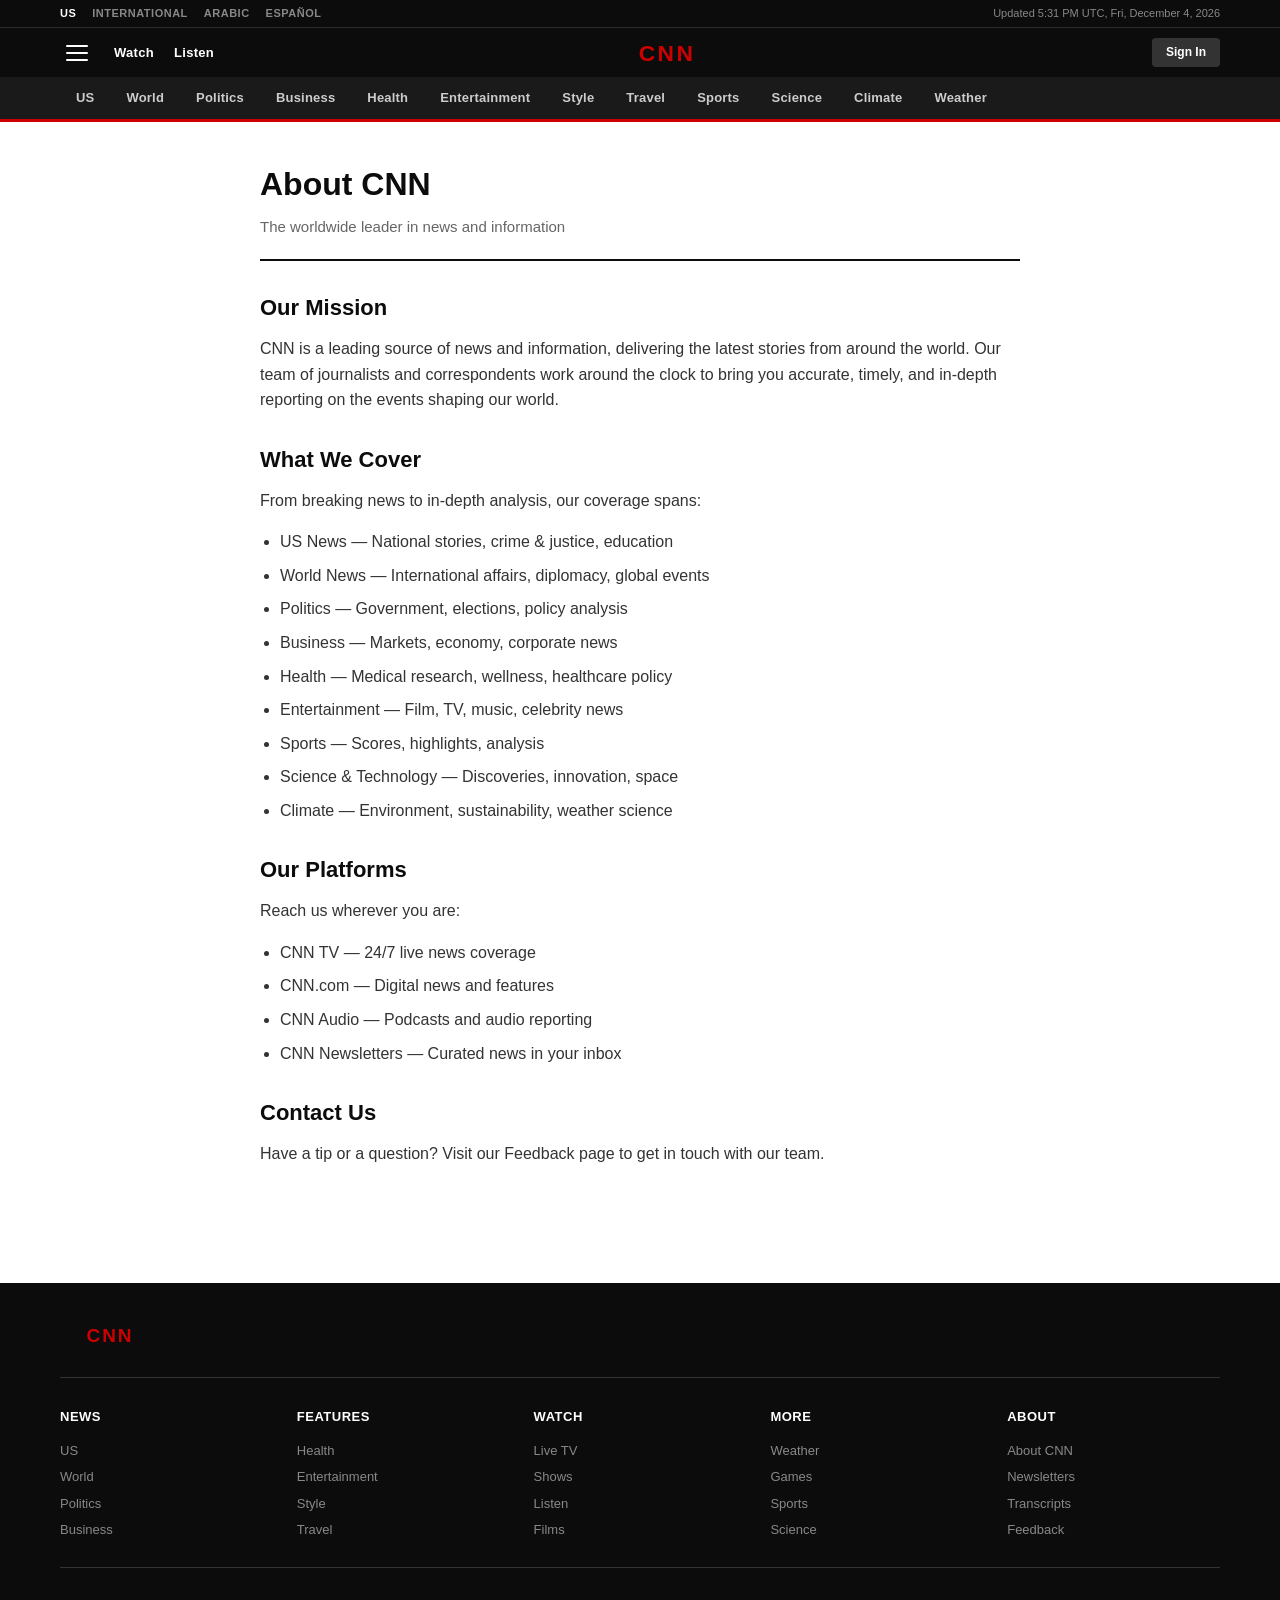
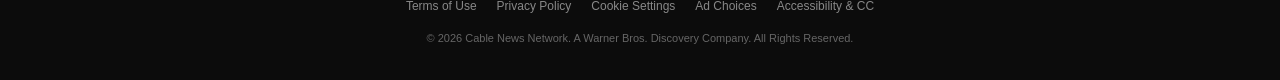
<file: about.html>
<!DOCTYPE html>
<html lang="en">
<head>
  <meta charset="UTF-8">
  <meta name="viewport" content="width=device-width, initial-scale=1.0">
  <title>About CNN</title>
  <link rel="stylesheet" href="styles.css">
  <link rel="stylesheet" href="pages.css">
</head>
<body>
  <div class="top-bar"><div class="top-bar-inner"><div class="edition-links"><a href="index.html" class="active">US</a><a href="section.html?cat=international">International</a><a href="section.html?cat=arabic">Arabic</a><a href="section.html?cat=espanol">Español</a></div><div class="top-bar-right"><span class="timestamp" id="liveTimestamp"></span></div></div></div>
  <header class="main-header"><div class="header-inner"><button class="hamburger-btn" id="menuToggle" aria-label="Open menu"><span></span><span></span><span></span></button><div class="header-left"><a href="section.html?cat=watch" class="header-link">Watch</a><a href="section.html?cat=listen" class="header-link">Listen</a></div><a href="index.html" class="logo"><svg viewBox="0 0 200 40" width="120" height="28"><text x="50%" y="50%" dominant-baseline="central" text-anchor="middle" fill="#CC0000" font-family="'CNN', Helvetica, Arial, sans-serif" font-weight="900" font-size="38" letter-spacing="4">CNN</text></svg></a><div class="header-right"><a href="signin.html" class="sign-in-btn">Sign In</a></div></div></header>
  <nav class="main-nav" id="mainNav"><div class="nav-inner"><ul class="nav-links"><li><a href="section.html?cat=us" class="nav-link">US</a></li><li><a href="section.html?cat=world" class="nav-link">World</a></li><li><a href="section.html?cat=politics" class="nav-link">Politics</a></li><li><a href="section.html?cat=business" class="nav-link">Business</a></li><li><a href="section.html?cat=health" class="nav-link">Health</a></li><li><a href="section.html?cat=entertainment" class="nav-link">Entertainment</a></li><li><a href="section.html?cat=style" class="nav-link">Style</a></li><li><a href="section.html?cat=travel" class="nav-link">Travel</a></li><li><a href="section.html?cat=sports" class="nav-link">Sports</a></li><li><a href="section.html?cat=science" class="nav-link">Science</a></li><li><a href="section.html?cat=climate" class="nav-link">Climate</a></li><li><a href="section.html?cat=weather" class="nav-link">Weather</a></li></ul></div></nav>

  <main class="main-content">
    <div class="utility-page">
      <h1>About CNN</h1>
      <p class="page-subtitle">The worldwide leader in news and information</p>
      
      <h2>Our Mission</h2>
      <p>CNN is a leading source of news and information, delivering the latest stories from around the world. Our team of journalists and correspondents work around the clock to bring you accurate, timely, and in-depth reporting on the events shaping our world.</p>
      
      <h2>What We Cover</h2>
      <p>From breaking news to in-depth analysis, our coverage spans:</p>
      <ul>
        <li><a href="section.html?cat=us">US News</a> — National stories, crime & justice, education</li>
        <li><a href="section.html?cat=world">World News</a> — International affairs, diplomacy, global events</li>
        <li><a href="section.html?cat=politics">Politics</a> — Government, elections, policy analysis</li>
        <li><a href="section.html?cat=business">Business</a> — Markets, economy, corporate news</li>
        <li><a href="section.html?cat=health">Health</a> — Medical research, wellness, healthcare policy</li>
        <li><a href="section.html?cat=entertainment">Entertainment</a> — Film, TV, music, celebrity news</li>
        <li><a href="section.html?cat=sports">Sports</a> — Scores, highlights, analysis</li>
        <li><a href="section.html?cat=science">Science & Technology</a> — Discoveries, innovation, space</li>
        <li><a href="section.html?cat=climate">Climate</a> — Environment, sustainability, weather science</li>
      </ul>

      <h2>Our Platforms</h2>
      <p>Reach us wherever you are:</p>
      <ul>
        <li><a href="section.html?cat=watch">CNN TV</a> — 24/7 live news coverage</li>
        <li><a href="index.html">CNN.com</a> — Digital news and features</li>
        <li><a href="section.html?cat=listen">CNN Audio</a> — Podcasts and audio reporting</li>
        <li><a href="newsletters.html">CNN Newsletters</a> — Curated news in your inbox</li>
      </ul>

      <h2>Contact Us</h2>
      <p>Have a tip or a question? Visit our <a href="feedback.html">Feedback page</a> to get in touch with our team.</p>
    </div>
  </main>

  <footer class="main-footer"><div class="footer-inner"><div class="footer-logo"><a href="index.html"><svg viewBox="0 0 200 40" width="100" height="24"><text x="50%" y="50%" dominant-baseline="central" text-anchor="middle" fill="#CC0000" font-family="'CNN', Helvetica, Arial, sans-serif" font-weight="900" font-size="38" letter-spacing="4">CNN</text></svg></a></div><div class="footer-nav"><div class="footer-col"><h4>News</h4><a href="section.html?cat=us">US</a><a href="section.html?cat=world">World</a><a href="section.html?cat=politics">Politics</a><a href="section.html?cat=business">Business</a></div><div class="footer-col"><h4>Features</h4><a href="section.html?cat=health">Health</a><a href="section.html?cat=entertainment">Entertainment</a><a href="section.html?cat=style">Style</a><a href="section.html?cat=travel">Travel</a></div><div class="footer-col"><h4>Watch</h4><a href="section.html?cat=watch">Live TV</a><a href="section.html?cat=watch">Shows</a><a href="section.html?cat=listen">Listen</a><a href="section.html?cat=watch">Films</a></div><div class="footer-col"><h4>More</h4><a href="section.html?cat=weather">Weather</a><a href="section.html?cat=games">Games</a><a href="section.html?cat=sports">Sports</a><a href="section.html?cat=science">Science</a></div><div class="footer-col"><h4>About</h4><a href="about.html">About CNN</a><a href="newsletters.html">Newsletters</a><a href="about.html">Transcripts</a><a href="feedback.html">Feedback</a></div></div><div class="footer-bottom"><div class="footer-legal"><a href="terms.html">Terms of Use</a><a href="privacy.html">Privacy Policy</a><a href="privacy.html">Cookie Settings</a><a href="privacy.html">Ad Choices</a><a href="accessibility.html">Accessibility & CC</a></div><p class="footer-copyright">© 2026 Cable News Network. A Warner Bros. Discovery Company. All Rights Reserved.</p></div></div></footer>
  <script>const now=new Date();document.getElementById('liveTimestamp').textContent='Updated '+now.toLocaleTimeString('en-US',{hour:'numeric',minute:'2-digit',timeZoneName:'short'})+', '+now.toLocaleDateString('en-US',{weekday:'short',month:'long',day:'numeric',year:'numeric'});</script>
</body>
</html>
</file>
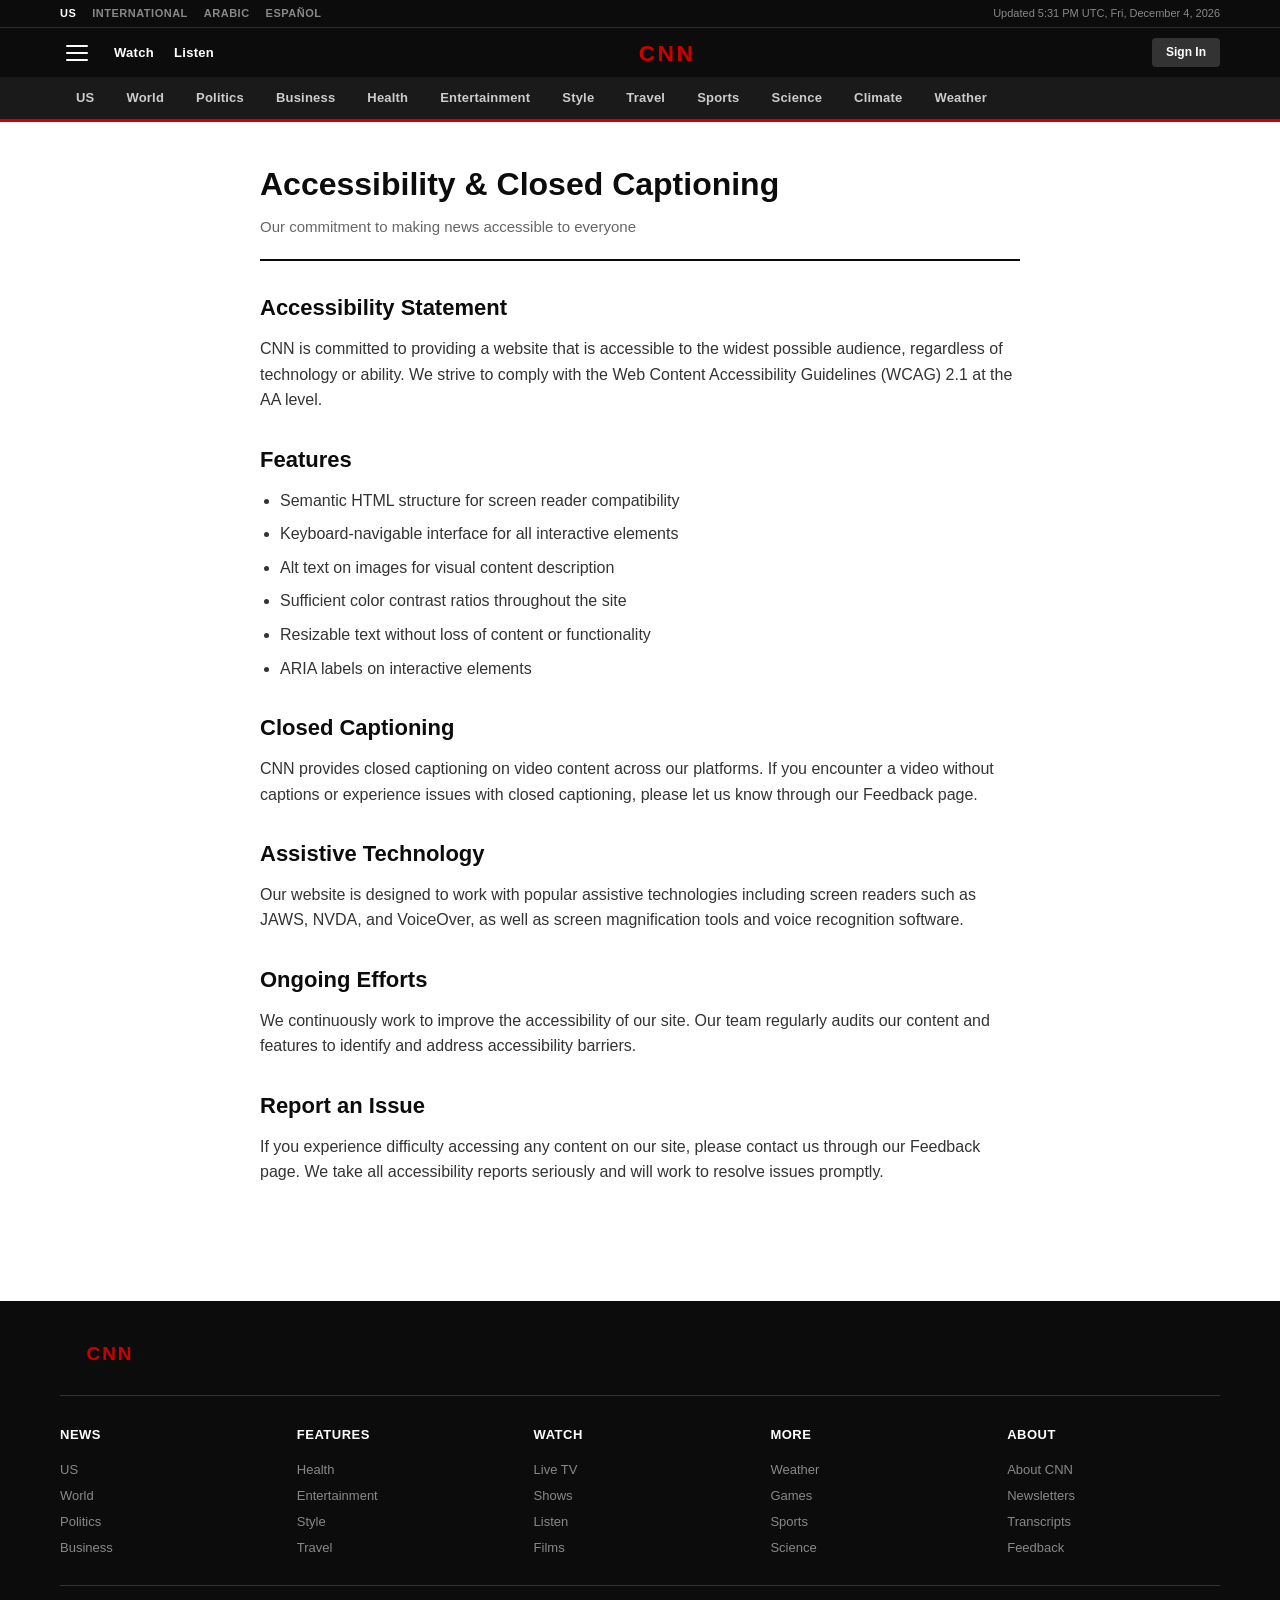
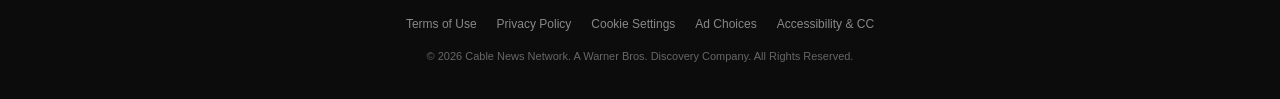
<file: accessibility.html>
<!DOCTYPE html>
<html lang="en">
<head>
  <meta charset="UTF-8">
  <meta name="viewport" content="width=device-width, initial-scale=1.0">
  <title>Accessibility - CNN</title>
  <link rel="stylesheet" href="styles.css">
  <link rel="stylesheet" href="pages.css">
</head>
<body>
  <div class="top-bar"><div class="top-bar-inner"><div class="edition-links"><a href="index.html" class="active">US</a><a href="section.html?cat=international">International</a><a href="section.html?cat=arabic">Arabic</a><a href="section.html?cat=espanol">Español</a></div><div class="top-bar-right"><span class="timestamp" id="liveTimestamp"></span></div></div></div>
  <header class="main-header"><div class="header-inner"><button class="hamburger-btn" id="menuToggle"><span></span><span></span><span></span></button><div class="header-left"><a href="section.html?cat=watch" class="header-link">Watch</a><a href="section.html?cat=listen" class="header-link">Listen</a></div><a href="index.html" class="logo"><svg viewBox="0 0 200 40" width="120" height="28"><text x="50%" y="50%" dominant-baseline="central" text-anchor="middle" fill="#CC0000" font-family="'CNN', Helvetica, Arial, sans-serif" font-weight="900" font-size="38" letter-spacing="4">CNN</text></svg></a><div class="header-right"><a href="signin.html" class="sign-in-btn">Sign In</a></div></div></header>
  <nav class="main-nav" id="mainNav"><div class="nav-inner"><ul class="nav-links"><li><a href="section.html?cat=us" class="nav-link">US</a></li><li><a href="section.html?cat=world" class="nav-link">World</a></li><li><a href="section.html?cat=politics" class="nav-link">Politics</a></li><li><a href="section.html?cat=business" class="nav-link">Business</a></li><li><a href="section.html?cat=health" class="nav-link">Health</a></li><li><a href="section.html?cat=entertainment" class="nav-link">Entertainment</a></li><li><a href="section.html?cat=style" class="nav-link">Style</a></li><li><a href="section.html?cat=travel" class="nav-link">Travel</a></li><li><a href="section.html?cat=sports" class="nav-link">Sports</a></li><li><a href="section.html?cat=science" class="nav-link">Science</a></li><li><a href="section.html?cat=climate" class="nav-link">Climate</a></li><li><a href="section.html?cat=weather" class="nav-link">Weather</a></li></ul></div></nav>
  <main class="main-content">
    <div class="utility-page">
      <h1>Accessibility & Closed Captioning</h1>
      <p class="page-subtitle">Our commitment to making news accessible to everyone</p>
      <h2>Accessibility Statement</h2>
      <p>CNN is committed to providing a website that is accessible to the widest possible audience, regardless of technology or ability. We strive to comply with the Web Content Accessibility Guidelines (WCAG) 2.1 at the AA level.</p>
      <h2>Features</h2>
      <ul>
        <li>Semantic HTML structure for screen reader compatibility</li>
        <li>Keyboard-navigable interface for all interactive elements</li>
        <li>Alt text on images for visual content description</li>
        <li>Sufficient color contrast ratios throughout the site</li>
        <li>Resizable text without loss of content or functionality</li>
        <li>ARIA labels on interactive elements</li>
      </ul>
      <h2>Closed Captioning</h2>
      <p>CNN provides closed captioning on video content across our platforms. If you encounter a video without captions or experience issues with closed captioning, please let us know through our <a href="feedback.html">Feedback page</a>.</p>
      <h2>Assistive Technology</h2>
      <p>Our website is designed to work with popular assistive technologies including screen readers such as JAWS, NVDA, and VoiceOver, as well as screen magnification tools and voice recognition software.</p>
      <h2>Ongoing Efforts</h2>
      <p>We continuously work to improve the accessibility of our site. Our team regularly audits our content and features to identify and address accessibility barriers.</p>
      <h2>Report an Issue</h2>
      <p>If you experience difficulty accessing any content on our site, please contact us through our <a href="feedback.html">Feedback page</a>. We take all accessibility reports seriously and will work to resolve issues promptly.</p>
    </div>
  </main>
  <footer class="main-footer"><div class="footer-inner"><div class="footer-logo"><a href="index.html"><svg viewBox="0 0 200 40" width="100" height="24"><text x="50%" y="50%" dominant-baseline="central" text-anchor="middle" fill="#CC0000" font-family="'CNN', Helvetica, Arial, sans-serif" font-weight="900" font-size="38" letter-spacing="4">CNN</text></svg></a></div><div class="footer-nav"><div class="footer-col"><h4>News</h4><a href="section.html?cat=us">US</a><a href="section.html?cat=world">World</a><a href="section.html?cat=politics">Politics</a><a href="section.html?cat=business">Business</a></div><div class="footer-col"><h4>Features</h4><a href="section.html?cat=health">Health</a><a href="section.html?cat=entertainment">Entertainment</a><a href="section.html?cat=style">Style</a><a href="section.html?cat=travel">Travel</a></div><div class="footer-col"><h4>Watch</h4><a href="section.html?cat=watch">Live TV</a><a href="section.html?cat=watch">Shows</a><a href="section.html?cat=listen">Listen</a><a href="section.html?cat=watch">Films</a></div><div class="footer-col"><h4>More</h4><a href="section.html?cat=weather">Weather</a><a href="section.html?cat=games">Games</a><a href="section.html?cat=sports">Sports</a><a href="section.html?cat=science">Science</a></div><div class="footer-col"><h4>About</h4><a href="about.html">About CNN</a><a href="newsletters.html">Newsletters</a><a href="about.html">Transcripts</a><a href="feedback.html">Feedback</a></div></div><div class="footer-bottom"><div class="footer-legal"><a href="terms.html">Terms of Use</a><a href="privacy.html">Privacy Policy</a><a href="privacy.html">Cookie Settings</a><a href="privacy.html">Ad Choices</a><a href="accessibility.html">Accessibility & CC</a></div><p class="footer-copyright">© 2026 Cable News Network. A Warner Bros. Discovery Company. All Rights Reserved.</p></div></div></footer>
  <script>const now=new Date();document.getElementById('liveTimestamp').textContent='Updated '+now.toLocaleTimeString('en-US',{hour:'numeric',minute:'2-digit',timeZoneName:'short'})+', '+now.toLocaleDateString('en-US',{weekday:'short',month:'long',day:'numeric',year:'numeric'});</script>
</body>
</html>
</file>
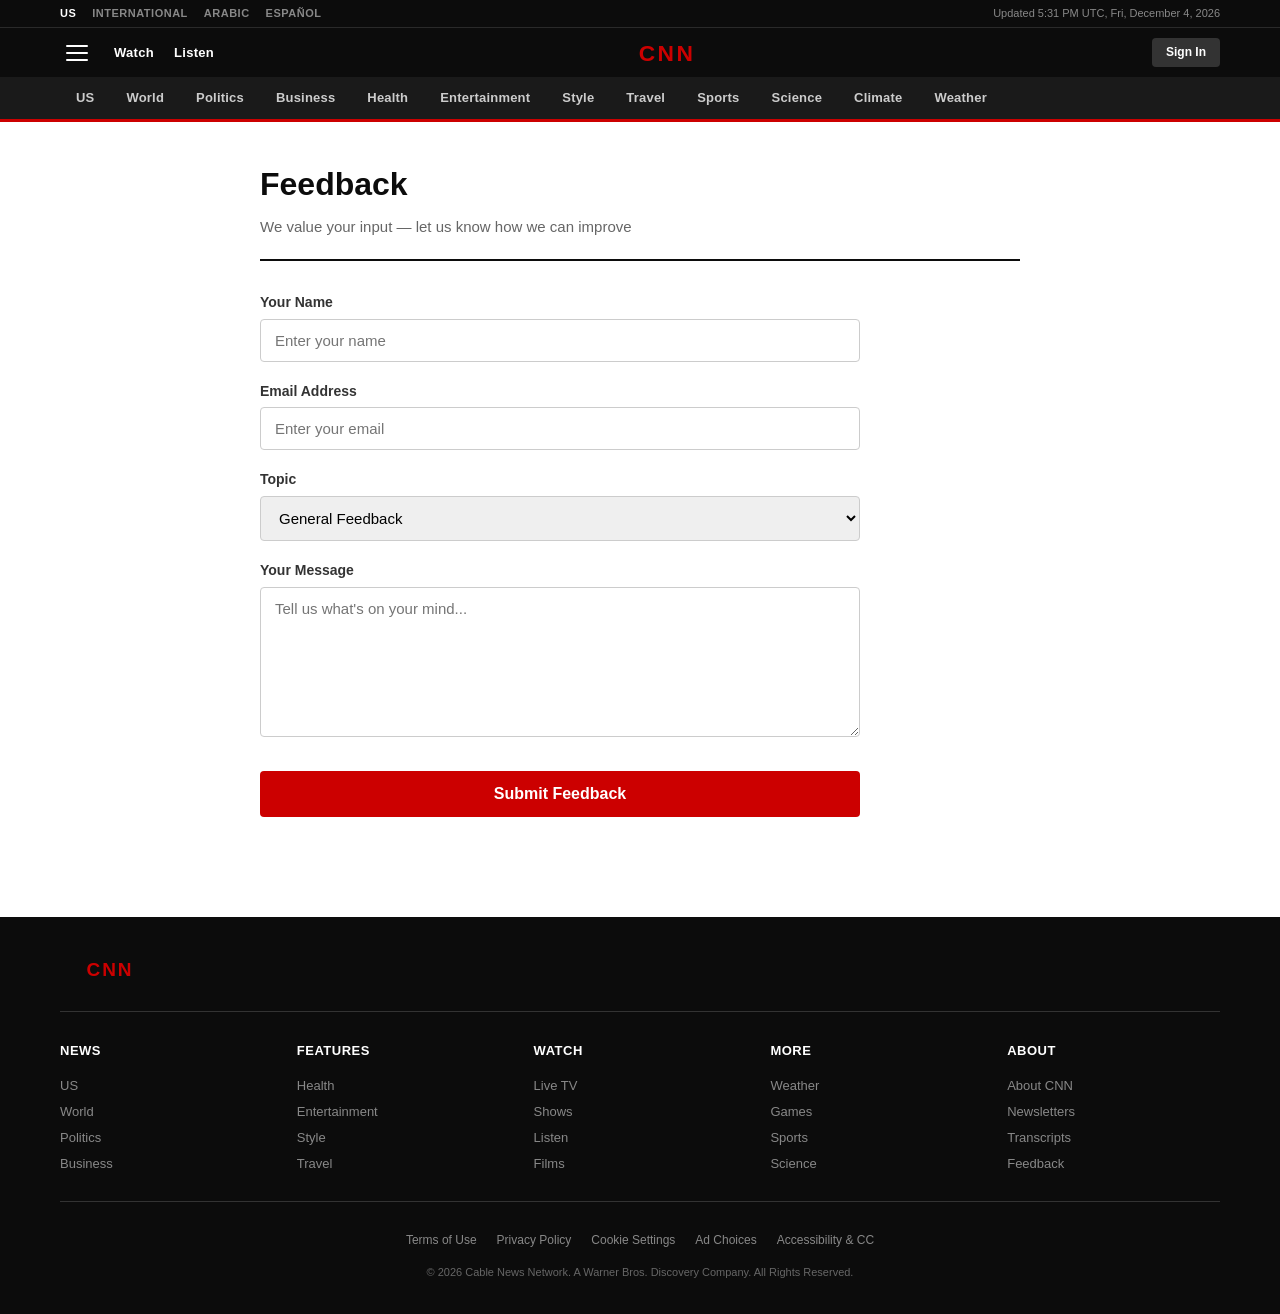
<file: feedback.html>
<!DOCTYPE html>
<html lang="en">
<head>
  <meta charset="UTF-8">
  <meta name="viewport" content="width=device-width, initial-scale=1.0">
  <title>Feedback - CNN</title>
  <link rel="stylesheet" href="styles.css">
  <link rel="stylesheet" href="pages.css">
</head>
<body>
  <div class="top-bar"><div class="top-bar-inner"><div class="edition-links"><a href="index.html" class="active">US</a><a href="section.html?cat=international">International</a><a href="section.html?cat=arabic">Arabic</a><a href="section.html?cat=espanol">Español</a></div><div class="top-bar-right"><span class="timestamp" id="liveTimestamp"></span></div></div></div>
  <header class="main-header"><div class="header-inner"><button class="hamburger-btn" id="menuToggle" aria-label="Open menu"><span></span><span></span><span></span></button><div class="header-left"><a href="section.html?cat=watch" class="header-link">Watch</a><a href="section.html?cat=listen" class="header-link">Listen</a></div><a href="index.html" class="logo"><svg viewBox="0 0 200 40" width="120" height="28"><text x="50%" y="50%" dominant-baseline="central" text-anchor="middle" fill="#CC0000" font-family="'CNN', Helvetica, Arial, sans-serif" font-weight="900" font-size="38" letter-spacing="4">CNN</text></svg></a><div class="header-right"><a href="signin.html" class="sign-in-btn">Sign In</a></div></div></header>
  <nav class="main-nav" id="mainNav"><div class="nav-inner"><ul class="nav-links"><li><a href="section.html?cat=us" class="nav-link">US</a></li><li><a href="section.html?cat=world" class="nav-link">World</a></li><li><a href="section.html?cat=politics" class="nav-link">Politics</a></li><li><a href="section.html?cat=business" class="nav-link">Business</a></li><li><a href="section.html?cat=health" class="nav-link">Health</a></li><li><a href="section.html?cat=entertainment" class="nav-link">Entertainment</a></li><li><a href="section.html?cat=style" class="nav-link">Style</a></li><li><a href="section.html?cat=travel" class="nav-link">Travel</a></li><li><a href="section.html?cat=sports" class="nav-link">Sports</a></li><li><a href="section.html?cat=science" class="nav-link">Science</a></li><li><a href="section.html?cat=climate" class="nav-link">Climate</a></li><li><a href="section.html?cat=weather" class="nav-link">Weather</a></li></ul></div></nav>

  <main class="main-content">
    <div class="utility-page">
      <h1>Feedback</h1>
      <p class="page-subtitle">We value your input — let us know how we can improve</p>
      
      <div class="feedback-form">
        <form onsubmit="event.preventDefault(); alert('Thank you for your feedback! We appreciate your input.'); this.reset();">
          <div class="form-group">
            <label for="fbName">Your Name</label>
            <input type="text" id="fbName" placeholder="Enter your name" required>
          </div>
          <div class="form-group">
            <label for="fbEmail">Email Address</label>
            <input type="email" id="fbEmail" placeholder="Enter your email" required>
          </div>
          <div class="form-group">
            <label for="fbTopic">Topic</label>
            <select id="fbTopic">
              <option>General Feedback</option>
              <option>Report a Bug</option>
              <option>News Tip</option>
              <option>Correction Request</option>
              <option>Accessibility Issue</option>
              <option>Other</option>
            </select>
          </div>
          <div class="form-group">
            <label for="fbMessage">Your Message</label>
            <textarea id="fbMessage" placeholder="Tell us what's on your mind..." required></textarea>
          </div>
          <button type="submit" class="signin-submit">Submit Feedback</button>
        </form>
      </div>
    </div>
  </main>

  <footer class="main-footer"><div class="footer-inner"><div class="footer-logo"><a href="index.html"><svg viewBox="0 0 200 40" width="100" height="24"><text x="50%" y="50%" dominant-baseline="central" text-anchor="middle" fill="#CC0000" font-family="'CNN', Helvetica, Arial, sans-serif" font-weight="900" font-size="38" letter-spacing="4">CNN</text></svg></a></div><div class="footer-nav"><div class="footer-col"><h4>News</h4><a href="section.html?cat=us">US</a><a href="section.html?cat=world">World</a><a href="section.html?cat=politics">Politics</a><a href="section.html?cat=business">Business</a></div><div class="footer-col"><h4>Features</h4><a href="section.html?cat=health">Health</a><a href="section.html?cat=entertainment">Entertainment</a><a href="section.html?cat=style">Style</a><a href="section.html?cat=travel">Travel</a></div><div class="footer-col"><h4>Watch</h4><a href="section.html?cat=watch">Live TV</a><a href="section.html?cat=watch">Shows</a><a href="section.html?cat=listen">Listen</a><a href="section.html?cat=watch">Films</a></div><div class="footer-col"><h4>More</h4><a href="section.html?cat=weather">Weather</a><a href="section.html?cat=games">Games</a><a href="section.html?cat=sports">Sports</a><a href="section.html?cat=science">Science</a></div><div class="footer-col"><h4>About</h4><a href="about.html">About CNN</a><a href="newsletters.html">Newsletters</a><a href="about.html">Transcripts</a><a href="feedback.html">Feedback</a></div></div><div class="footer-bottom"><div class="footer-legal"><a href="terms.html">Terms of Use</a><a href="privacy.html">Privacy Policy</a><a href="privacy.html">Cookie Settings</a><a href="privacy.html">Ad Choices</a><a href="accessibility.html">Accessibility & CC</a></div><p class="footer-copyright">© 2026 Cable News Network. A Warner Bros. Discovery Company. All Rights Reserved.</p></div></div></footer>
  <script>const now=new Date();document.getElementById('liveTimestamp').textContent='Updated '+now.toLocaleTimeString('en-US',{hour:'numeric',minute:'2-digit',timeZoneName:'short'})+', '+now.toLocaleDateString('en-US',{weekday:'short',month:'long',day:'numeric',year:'numeric'});</script>
</body>
</html>
</file>
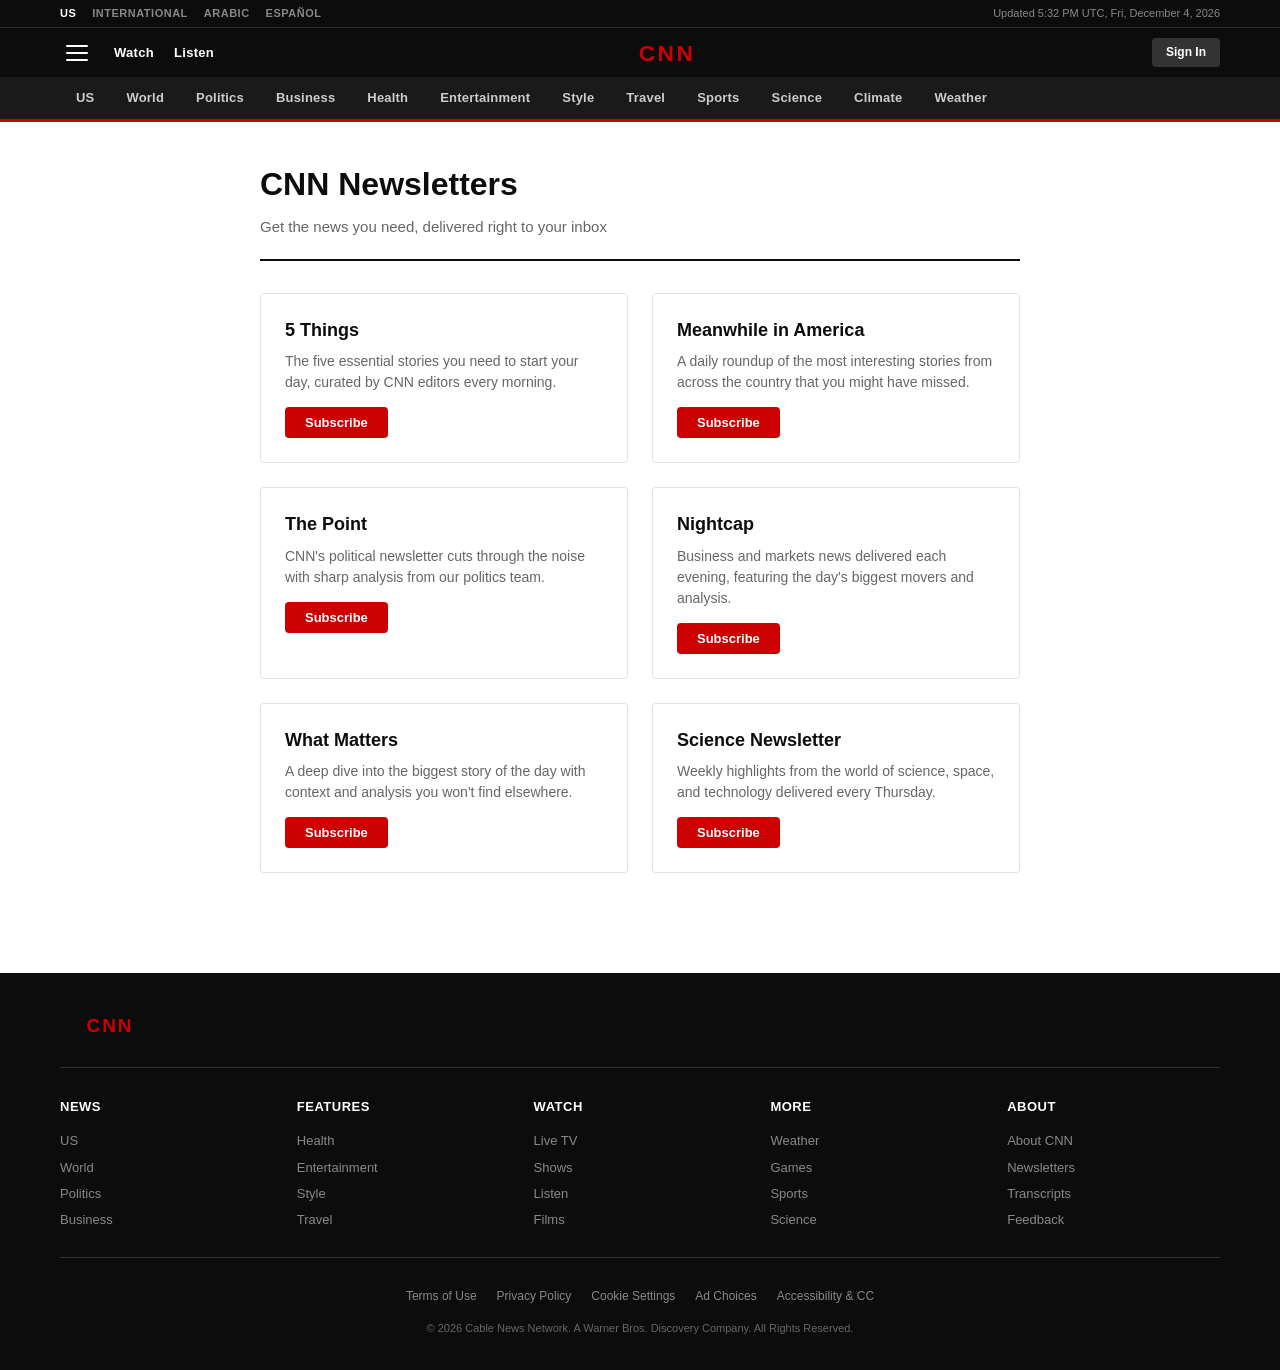
<file: newsletters.html>
<!DOCTYPE html>
<html lang="en">
<head>
  <meta charset="UTF-8">
  <meta name="viewport" content="width=device-width, initial-scale=1.0">
  <title>Newsletters - CNN</title>
  <link rel="stylesheet" href="styles.css">
  <link rel="stylesheet" href="pages.css">
</head>
<body>
  <div class="top-bar"><div class="top-bar-inner"><div class="edition-links"><a href="index.html" class="active">US</a><a href="section.html?cat=international">International</a><a href="section.html?cat=arabic">Arabic</a><a href="section.html?cat=espanol">Español</a></div><div class="top-bar-right"><span class="timestamp" id="liveTimestamp"></span></div></div></div>
  <header class="main-header"><div class="header-inner"><button class="hamburger-btn" id="menuToggle" aria-label="Open menu"><span></span><span></span><span></span></button><div class="header-left"><a href="section.html?cat=watch" class="header-link">Watch</a><a href="section.html?cat=listen" class="header-link">Listen</a></div><a href="index.html" class="logo"><svg viewBox="0 0 200 40" width="120" height="28"><text x="50%" y="50%" dominant-baseline="central" text-anchor="middle" fill="#CC0000" font-family="'CNN', Helvetica, Arial, sans-serif" font-weight="900" font-size="38" letter-spacing="4">CNN</text></svg></a><div class="header-right"><a href="signin.html" class="sign-in-btn">Sign In</a></div></div></header>
  <nav class="main-nav" id="mainNav"><div class="nav-inner"><ul class="nav-links"><li><a href="section.html?cat=us" class="nav-link">US</a></li><li><a href="section.html?cat=world" class="nav-link">World</a></li><li><a href="section.html?cat=politics" class="nav-link">Politics</a></li><li><a href="section.html?cat=business" class="nav-link">Business</a></li><li><a href="section.html?cat=health" class="nav-link">Health</a></li><li><a href="section.html?cat=entertainment" class="nav-link">Entertainment</a></li><li><a href="section.html?cat=style" class="nav-link">Style</a></li><li><a href="section.html?cat=travel" class="nav-link">Travel</a></li><li><a href="section.html?cat=sports" class="nav-link">Sports</a></li><li><a href="section.html?cat=science" class="nav-link">Science</a></li><li><a href="section.html?cat=climate" class="nav-link">Climate</a></li><li><a href="section.html?cat=weather" class="nav-link">Weather</a></li></ul></div></nav>

  <main class="main-content">
    <div class="utility-page">
      <h1>CNN Newsletters</h1>
      <p class="page-subtitle">Get the news you need, delivered right to your inbox</p>
      
      <div class="newsletter-grid">
        <div class="newsletter-card">
          <h3>5 Things</h3>
          <p>The five essential stories you need to start your day, curated by CNN editors every morning.</p>
          <button class="newsletter-btn" onclick="alert('Subscribed to 5 Things! Check your inbox.')">Subscribe</button>
        </div>
        <div class="newsletter-card">
          <h3>Meanwhile in America</h3>
          <p>A daily roundup of the most interesting stories from across the country that you might have missed.</p>
          <button class="newsletter-btn" onclick="alert('Subscribed! Check your inbox.')">Subscribe</button>
        </div>
        <div class="newsletter-card">
          <h3>The Point</h3>
          <p>CNN's political newsletter cuts through the noise with sharp analysis from our politics team.</p>
          <button class="newsletter-btn" onclick="alert('Subscribed! Check your inbox.')">Subscribe</button>
        </div>
        <div class="newsletter-card">
          <h3>Nightcap</h3>
          <p>Business and markets news delivered each evening, featuring the day's biggest movers and analysis.</p>
          <button class="newsletter-btn" onclick="alert('Subscribed! Check your inbox.')">Subscribe</button>
        </div>
        <div class="newsletter-card">
          <h3>What Matters</h3>
          <p>A deep dive into the biggest story of the day with context and analysis you won't find elsewhere.</p>
          <button class="newsletter-btn" onclick="alert('Subscribed! Check your inbox.')">Subscribe</button>
        </div>
        <div class="newsletter-card">
          <h3>Science Newsletter</h3>
          <p>Weekly highlights from the world of science, space, and technology delivered every Thursday.</p>
          <button class="newsletter-btn" onclick="alert('Subscribed! Check your inbox.')">Subscribe</button>
        </div>
      </div>
    </div>
  </main>

  <footer class="main-footer"><div class="footer-inner"><div class="footer-logo"><a href="index.html"><svg viewBox="0 0 200 40" width="100" height="24"><text x="50%" y="50%" dominant-baseline="central" text-anchor="middle" fill="#CC0000" font-family="'CNN', Helvetica, Arial, sans-serif" font-weight="900" font-size="38" letter-spacing="4">CNN</text></svg></a></div><div class="footer-nav"><div class="footer-col"><h4>News</h4><a href="section.html?cat=us">US</a><a href="section.html?cat=world">World</a><a href="section.html?cat=politics">Politics</a><a href="section.html?cat=business">Business</a></div><div class="footer-col"><h4>Features</h4><a href="section.html?cat=health">Health</a><a href="section.html?cat=entertainment">Entertainment</a><a href="section.html?cat=style">Style</a><a href="section.html?cat=travel">Travel</a></div><div class="footer-col"><h4>Watch</h4><a href="section.html?cat=watch">Live TV</a><a href="section.html?cat=watch">Shows</a><a href="section.html?cat=listen">Listen</a><a href="section.html?cat=watch">Films</a></div><div class="footer-col"><h4>More</h4><a href="section.html?cat=weather">Weather</a><a href="section.html?cat=games">Games</a><a href="section.html?cat=sports">Sports</a><a href="section.html?cat=science">Science</a></div><div class="footer-col"><h4>About</h4><a href="about.html">About CNN</a><a href="newsletters.html">Newsletters</a><a href="about.html">Transcripts</a><a href="feedback.html">Feedback</a></div></div><div class="footer-bottom"><div class="footer-legal"><a href="terms.html">Terms of Use</a><a href="privacy.html">Privacy Policy</a><a href="privacy.html">Cookie Settings</a><a href="privacy.html">Ad Choices</a><a href="accessibility.html">Accessibility & CC</a></div><p class="footer-copyright">© 2026 Cable News Network. A Warner Bros. Discovery Company. All Rights Reserved.</p></div></div></footer>
  <script>const now=new Date();document.getElementById('liveTimestamp').textContent='Updated '+now.toLocaleTimeString('en-US',{hour:'numeric',minute:'2-digit',timeZoneName:'short'})+', '+now.toLocaleDateString('en-US',{weekday:'short',month:'long',day:'numeric',year:'numeric'});</script>
</body>
</html>
</file>
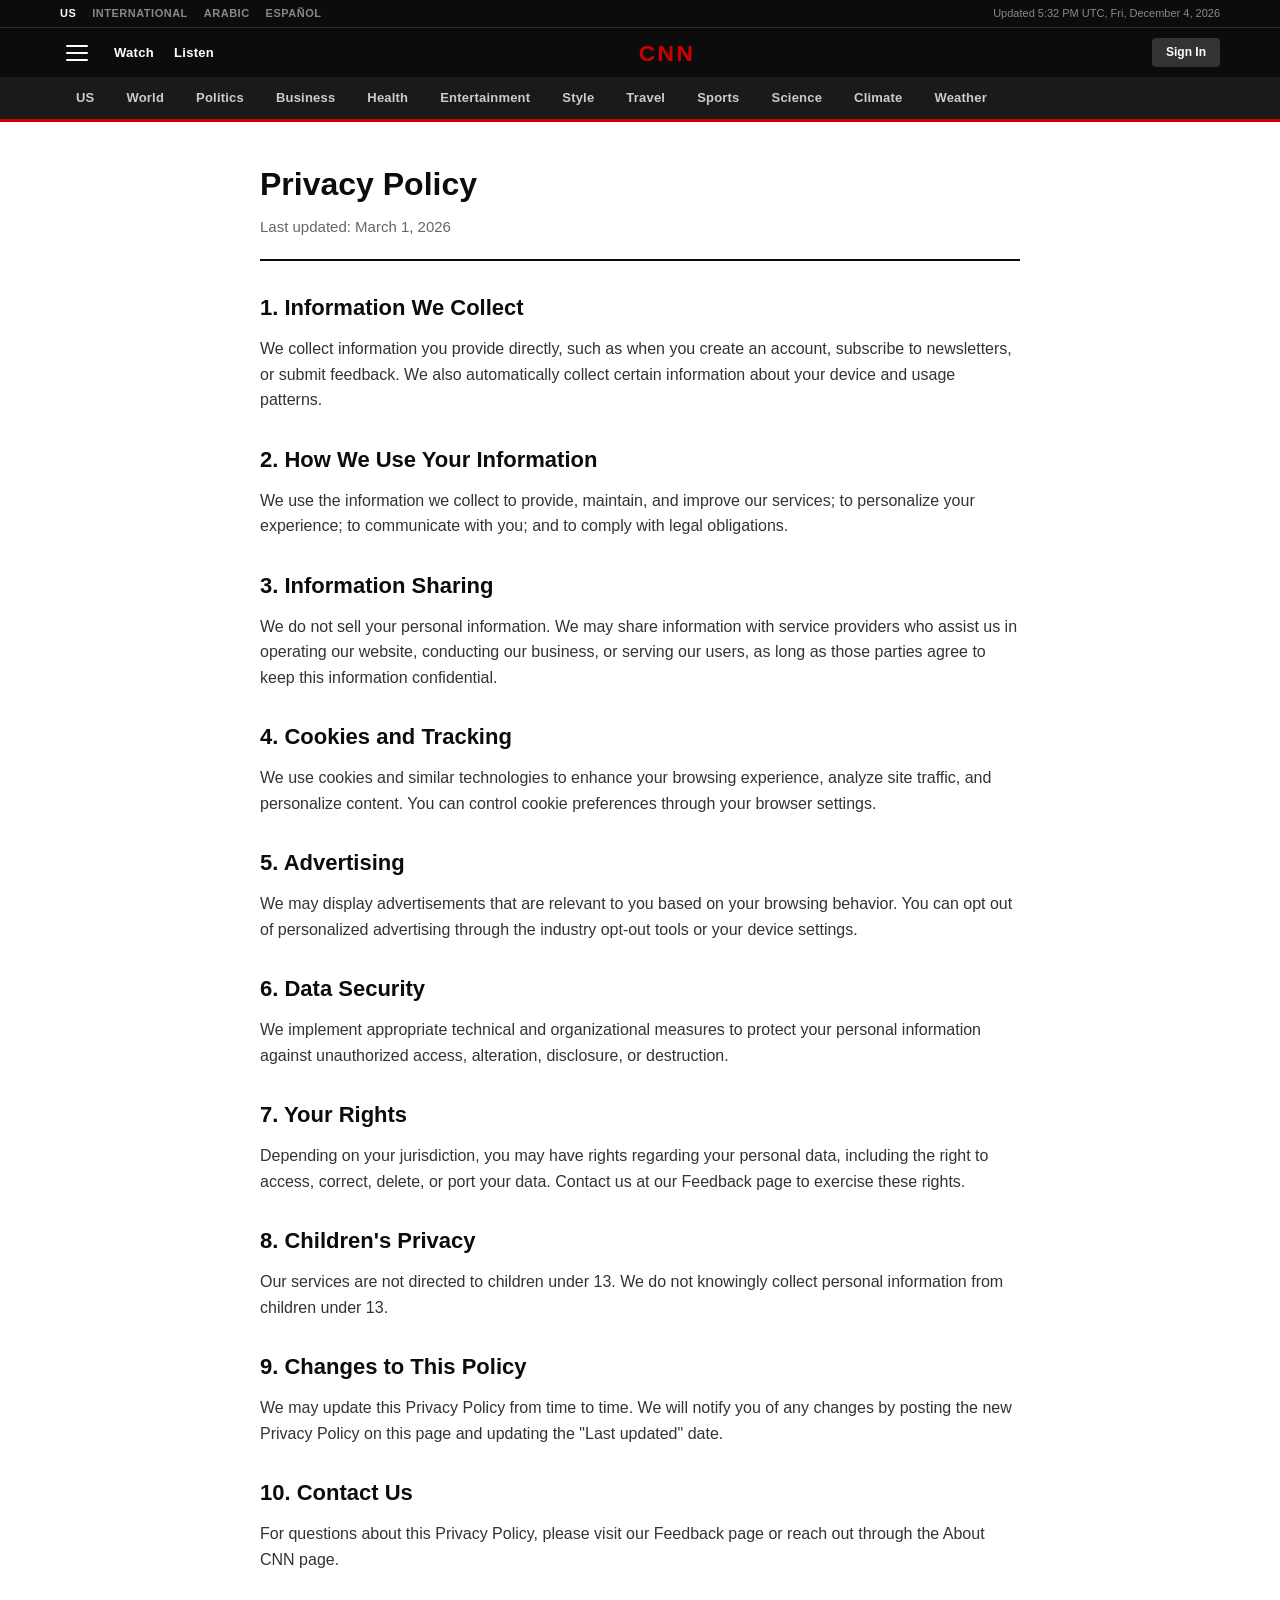
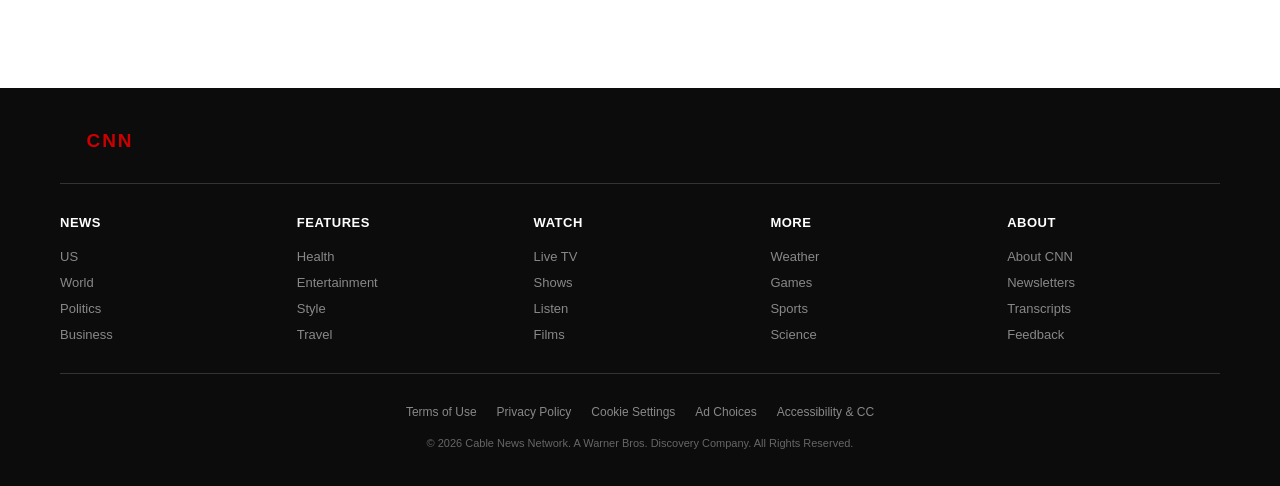
<file: privacy.html>
<!DOCTYPE html>
<html lang="en">
<head>
  <meta charset="UTF-8">
  <meta name="viewport" content="width=device-width, initial-scale=1.0">
  <title>Privacy Policy - CNN</title>
  <link rel="stylesheet" href="styles.css">
  <link rel="stylesheet" href="pages.css">
</head>
<body>
  <div class="top-bar"><div class="top-bar-inner"><div class="edition-links"><a href="index.html" class="active">US</a><a href="section.html?cat=international">International</a><a href="section.html?cat=arabic">Arabic</a><a href="section.html?cat=espanol">Español</a></div><div class="top-bar-right"><span class="timestamp" id="liveTimestamp"></span></div></div></div>
  <header class="main-header"><div class="header-inner"><button class="hamburger-btn" id="menuToggle"><span></span><span></span><span></span></button><div class="header-left"><a href="section.html?cat=watch" class="header-link">Watch</a><a href="section.html?cat=listen" class="header-link">Listen</a></div><a href="index.html" class="logo"><svg viewBox="0 0 200 40" width="120" height="28"><text x="50%" y="50%" dominant-baseline="central" text-anchor="middle" fill="#CC0000" font-family="'CNN', Helvetica, Arial, sans-serif" font-weight="900" font-size="38" letter-spacing="4">CNN</text></svg></a><div class="header-right"><a href="signin.html" class="sign-in-btn">Sign In</a></div></div></header>
  <nav class="main-nav" id="mainNav"><div class="nav-inner"><ul class="nav-links"><li><a href="section.html?cat=us" class="nav-link">US</a></li><li><a href="section.html?cat=world" class="nav-link">World</a></li><li><a href="section.html?cat=politics" class="nav-link">Politics</a></li><li><a href="section.html?cat=business" class="nav-link">Business</a></li><li><a href="section.html?cat=health" class="nav-link">Health</a></li><li><a href="section.html?cat=entertainment" class="nav-link">Entertainment</a></li><li><a href="section.html?cat=style" class="nav-link">Style</a></li><li><a href="section.html?cat=travel" class="nav-link">Travel</a></li><li><a href="section.html?cat=sports" class="nav-link">Sports</a></li><li><a href="section.html?cat=science" class="nav-link">Science</a></li><li><a href="section.html?cat=climate" class="nav-link">Climate</a></li><li><a href="section.html?cat=weather" class="nav-link">Weather</a></li></ul></div></nav>
  <main class="main-content">
    <div class="utility-page">
      <h1>Privacy Policy</h1>
      <p class="page-subtitle">Last updated: March 1, 2026</p>
      <h2>1. Information We Collect</h2>
      <p>We collect information you provide directly, such as when you create an account, subscribe to newsletters, or submit feedback. We also automatically collect certain information about your device and usage patterns.</p>
      <h2>2. How We Use Your Information</h2>
      <p>We use the information we collect to provide, maintain, and improve our services; to personalize your experience; to communicate with you; and to comply with legal obligations.</p>
      <h2>3. Information Sharing</h2>
      <p>We do not sell your personal information. We may share information with service providers who assist us in operating our website, conducting our business, or serving our users, as long as those parties agree to keep this information confidential.</p>
      <h2 id="cookies">4. Cookies and Tracking</h2>
      <p>We use cookies and similar technologies to enhance your browsing experience, analyze site traffic, and personalize content. You can control cookie preferences through your browser settings.</p>
      <h2 id="ads">5. Advertising</h2>
      <p>We may display advertisements that are relevant to you based on your browsing behavior. You can opt out of personalized advertising through the industry opt-out tools or your device settings.</p>
      <h2>6. Data Security</h2>
      <p>We implement appropriate technical and organizational measures to protect your personal information against unauthorized access, alteration, disclosure, or destruction.</p>
      <h2>7. Your Rights</h2>
      <p>Depending on your jurisdiction, you may have rights regarding your personal data, including the right to access, correct, delete, or port your data. Contact us at our <a href="feedback.html">Feedback page</a> to exercise these rights.</p>
      <h2>8. Children's Privacy</h2>
      <p>Our services are not directed to children under 13. We do not knowingly collect personal information from children under 13.</p>
      <h2>9. Changes to This Policy</h2>
      <p>We may update this Privacy Policy from time to time. We will notify you of any changes by posting the new Privacy Policy on this page and updating the "Last updated" date.</p>
      <h2>10. Contact Us</h2>
      <p>For questions about this Privacy Policy, please visit our <a href="feedback.html">Feedback page</a> or reach out through the <a href="about.html">About CNN</a> page.</p>
    </div>
  </main>
  <footer class="main-footer"><div class="footer-inner"><div class="footer-logo"><a href="index.html"><svg viewBox="0 0 200 40" width="100" height="24"><text x="50%" y="50%" dominant-baseline="central" text-anchor="middle" fill="#CC0000" font-family="'CNN', Helvetica, Arial, sans-serif" font-weight="900" font-size="38" letter-spacing="4">CNN</text></svg></a></div><div class="footer-nav"><div class="footer-col"><h4>News</h4><a href="section.html?cat=us">US</a><a href="section.html?cat=world">World</a><a href="section.html?cat=politics">Politics</a><a href="section.html?cat=business">Business</a></div><div class="footer-col"><h4>Features</h4><a href="section.html?cat=health">Health</a><a href="section.html?cat=entertainment">Entertainment</a><a href="section.html?cat=style">Style</a><a href="section.html?cat=travel">Travel</a></div><div class="footer-col"><h4>Watch</h4><a href="section.html?cat=watch">Live TV</a><a href="section.html?cat=watch">Shows</a><a href="section.html?cat=listen">Listen</a><a href="section.html?cat=watch">Films</a></div><div class="footer-col"><h4>More</h4><a href="section.html?cat=weather">Weather</a><a href="section.html?cat=games">Games</a><a href="section.html?cat=sports">Sports</a><a href="section.html?cat=science">Science</a></div><div class="footer-col"><h4>About</h4><a href="about.html">About CNN</a><a href="newsletters.html">Newsletters</a><a href="about.html">Transcripts</a><a href="feedback.html">Feedback</a></div></div><div class="footer-bottom"><div class="footer-legal"><a href="terms.html">Terms of Use</a><a href="privacy.html">Privacy Policy</a><a href="privacy.html">Cookie Settings</a><a href="privacy.html">Ad Choices</a><a href="accessibility.html">Accessibility & CC</a></div><p class="footer-copyright">© 2026 Cable News Network. A Warner Bros. Discovery Company. All Rights Reserved.</p></div></div></footer>
  <script>const now=new Date();document.getElementById('liveTimestamp').textContent='Updated '+now.toLocaleTimeString('en-US',{hour:'numeric',minute:'2-digit',timeZoneName:'short'})+', '+now.toLocaleDateString('en-US',{weekday:'short',month:'long',day:'numeric',year:'numeric'});</script>
</body>
</html>
</file>
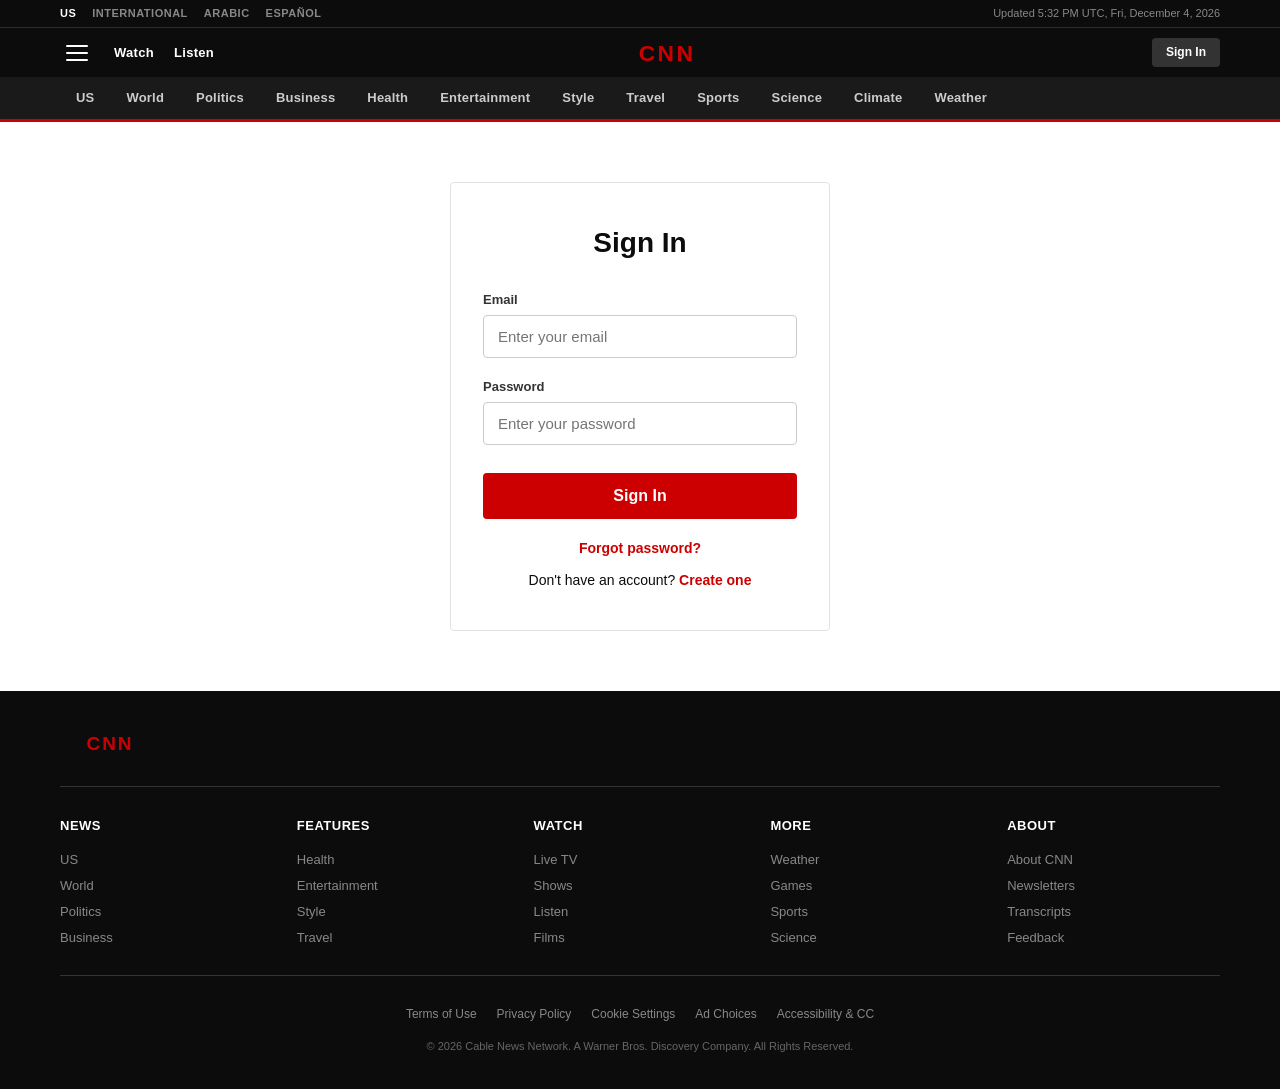
<file: signin.html>
<!DOCTYPE html>
<html lang="en">
<head>
  <meta charset="UTF-8">
  <meta name="viewport" content="width=device-width, initial-scale=1.0">
  <title>Sign In - CNN</title>
  <link rel="stylesheet" href="styles.css">
  <link rel="stylesheet" href="pages.css">
</head>
<body>
  <div class="top-bar"><div class="top-bar-inner"><div class="edition-links"><a href="index.html" class="active">US</a><a href="section.html?cat=international">International</a><a href="section.html?cat=arabic">Arabic</a><a href="section.html?cat=espanol">Español</a></div><div class="top-bar-right"><span class="timestamp" id="liveTimestamp"></span></div></div></div>
  <header class="main-header"><div class="header-inner"><button class="hamburger-btn" id="menuToggle" aria-label="Open menu"><span></span><span></span><span></span></button><div class="header-left"><a href="section.html?cat=watch" class="header-link">Watch</a><a href="section.html?cat=listen" class="header-link">Listen</a></div><a href="index.html" class="logo"><svg viewBox="0 0 200 40" width="120" height="28"><text x="50%" y="50%" dominant-baseline="central" text-anchor="middle" fill="#CC0000" font-family="'CNN', Helvetica, Arial, sans-serif" font-weight="900" font-size="38" letter-spacing="4">CNN</text></svg></a><div class="header-right"><a href="signin.html" class="sign-in-btn">Sign In</a></div></div></header>
  <nav class="main-nav" id="mainNav"><div class="nav-inner"><ul class="nav-links"><li><a href="section.html?cat=us" class="nav-link">US</a></li><li><a href="section.html?cat=world" class="nav-link">World</a></li><li><a href="section.html?cat=politics" class="nav-link">Politics</a></li><li><a href="section.html?cat=business" class="nav-link">Business</a></li><li><a href="section.html?cat=health" class="nav-link">Health</a></li><li><a href="section.html?cat=entertainment" class="nav-link">Entertainment</a></li><li><a href="section.html?cat=style" class="nav-link">Style</a></li><li><a href="section.html?cat=travel" class="nav-link">Travel</a></li><li><a href="section.html?cat=sports" class="nav-link">Sports</a></li><li><a href="section.html?cat=science" class="nav-link">Science</a></li><li><a href="section.html?cat=climate" class="nav-link">Climate</a></li><li><a href="section.html?cat=weather" class="nav-link">Weather</a></li></ul></div></nav>

  <main class="main-content">
    <div class="signin-container">
      <div class="signin-box">
        <h1>Sign In</h1>
        <form onsubmit="event.preventDefault(); alert('Sign in successful! Welcome back.'); window.location.href='index.html';">
          <div class="form-group">
            <label for="email">Email</label>
            <input type="email" id="email" placeholder="Enter your email" required>
          </div>
          <div class="form-group">
            <label for="password">Password</label>
            <input type="password" id="password" placeholder="Enter your password" required>
          </div>
          <button type="submit" class="signin-submit">Sign In</button>
        </form>
        <div class="signin-links">
          <p><a href="about.html">Forgot password?</a></p>
          <p style="margin-top:12px;">Don't have an account? <a href="about.html">Create one</a></p>
        </div>
      </div>
    </div>
  </main>

  <footer class="main-footer"><div class="footer-inner"><div class="footer-logo"><a href="index.html"><svg viewBox="0 0 200 40" width="100" height="24"><text x="50%" y="50%" dominant-baseline="central" text-anchor="middle" fill="#CC0000" font-family="'CNN', Helvetica, Arial, sans-serif" font-weight="900" font-size="38" letter-spacing="4">CNN</text></svg></a></div><div class="footer-nav"><div class="footer-col"><h4>News</h4><a href="section.html?cat=us">US</a><a href="section.html?cat=world">World</a><a href="section.html?cat=politics">Politics</a><a href="section.html?cat=business">Business</a></div><div class="footer-col"><h4>Features</h4><a href="section.html?cat=health">Health</a><a href="section.html?cat=entertainment">Entertainment</a><a href="section.html?cat=style">Style</a><a href="section.html?cat=travel">Travel</a></div><div class="footer-col"><h4>Watch</h4><a href="section.html?cat=watch">Live TV</a><a href="section.html?cat=watch">Shows</a><a href="section.html?cat=listen">Listen</a><a href="section.html?cat=watch">Films</a></div><div class="footer-col"><h4>More</h4><a href="section.html?cat=weather">Weather</a><a href="section.html?cat=games">Games</a><a href="section.html?cat=sports">Sports</a><a href="section.html?cat=science">Science</a></div><div class="footer-col"><h4>About</h4><a href="about.html">About CNN</a><a href="newsletters.html">Newsletters</a><a href="about.html">Transcripts</a><a href="feedback.html">Feedback</a></div></div><div class="footer-bottom"><div class="footer-legal"><a href="terms.html">Terms of Use</a><a href="privacy.html">Privacy Policy</a><a href="privacy.html">Cookie Settings</a><a href="privacy.html">Ad Choices</a><a href="accessibility.html">Accessibility & CC</a></div><p class="footer-copyright">© 2026 Cable News Network. A Warner Bros. Discovery Company. All Rights Reserved.</p></div></div></footer>
  <script>const now=new Date();document.getElementById('liveTimestamp').textContent='Updated '+now.toLocaleTimeString('en-US',{hour:'numeric',minute:'2-digit',timeZoneName:'short'})+', '+now.toLocaleDateString('en-US',{weekday:'short',month:'long',day:'numeric',year:'numeric'});</script>
</body>
</html>
</file>
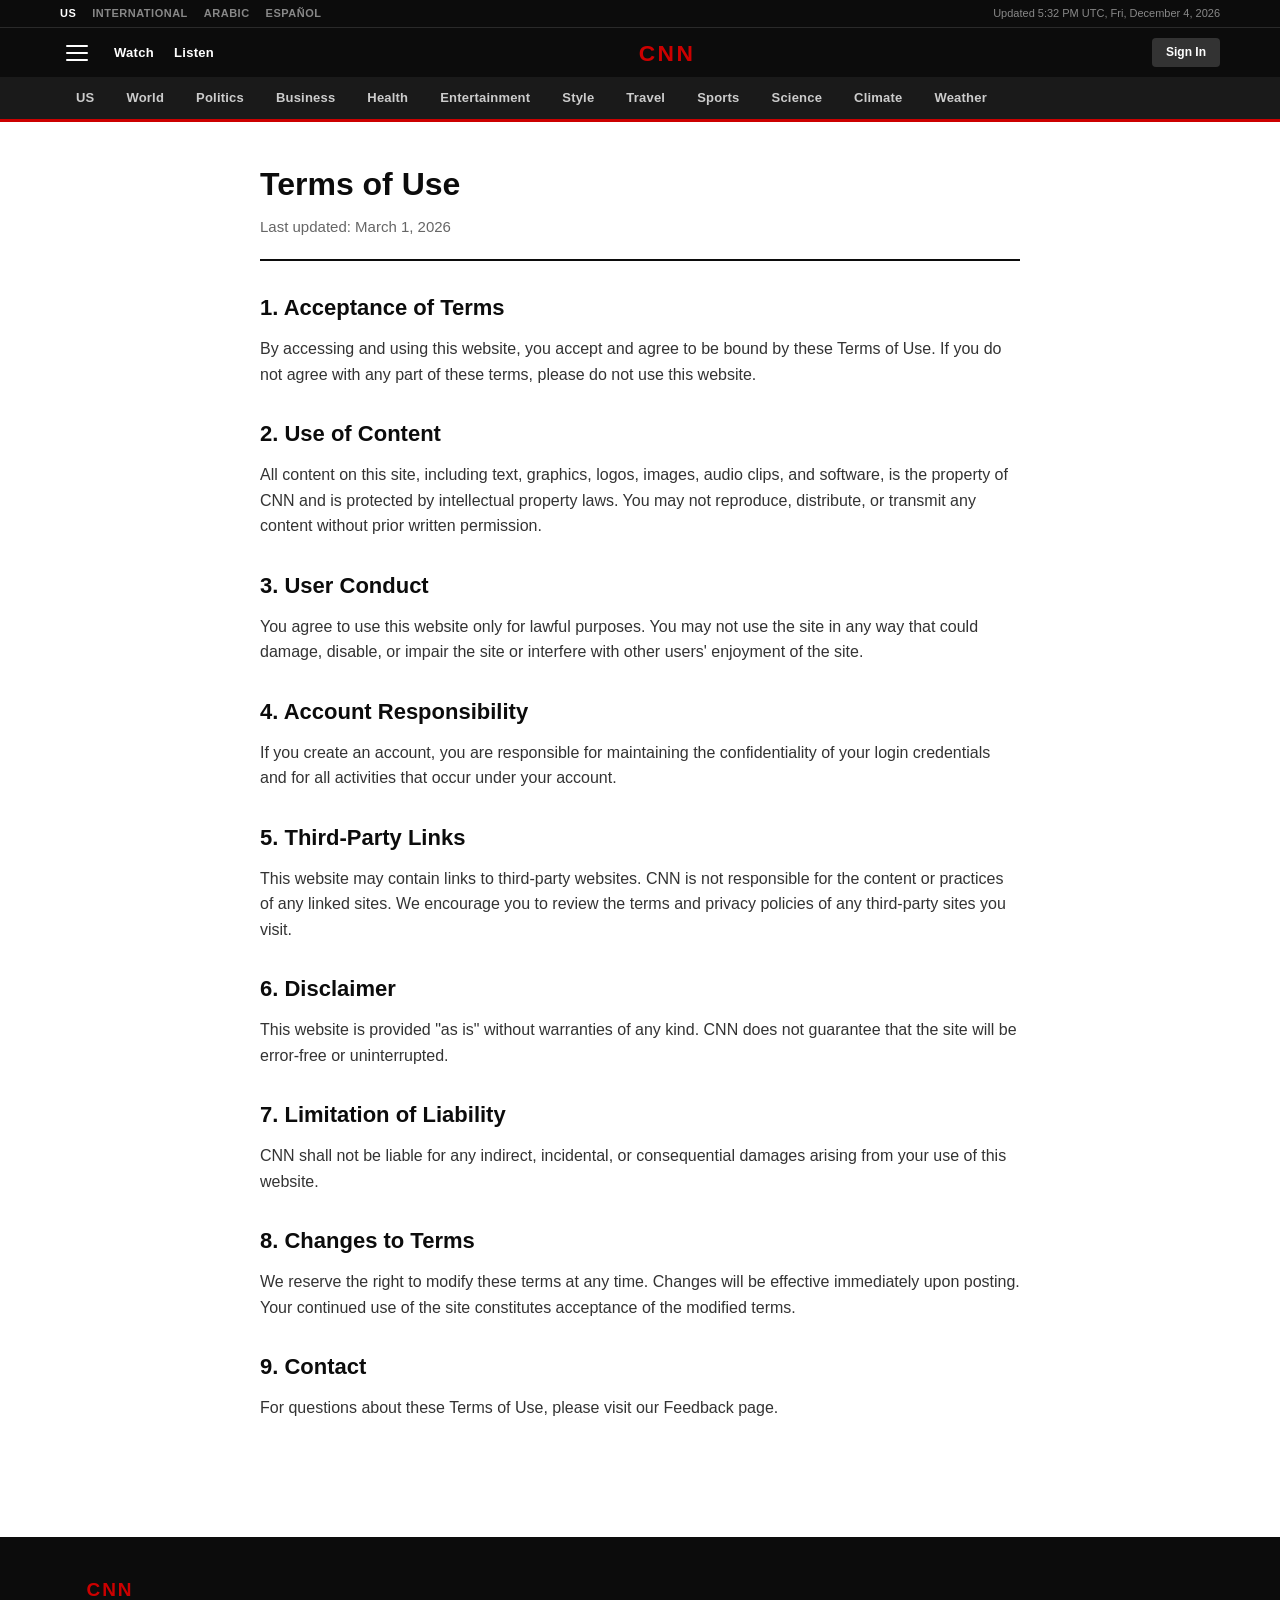
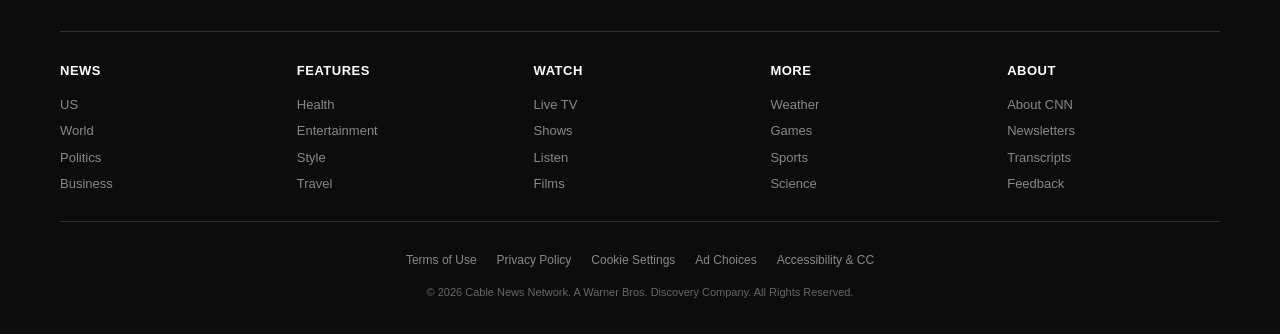
<file: terms.html>
<!DOCTYPE html>
<html lang="en">
<head>
  <meta charset="UTF-8">
  <meta name="viewport" content="width=device-width, initial-scale=1.0">
  <title>Terms of Use - CNN</title>
  <link rel="stylesheet" href="styles.css">
  <link rel="stylesheet" href="pages.css">
</head>
<body>
  <div class="top-bar"><div class="top-bar-inner"><div class="edition-links"><a href="index.html" class="active">US</a><a href="section.html?cat=international">International</a><a href="section.html?cat=arabic">Arabic</a><a href="section.html?cat=espanol">Español</a></div><div class="top-bar-right"><span class="timestamp" id="liveTimestamp"></span></div></div></div>
  <header class="main-header"><div class="header-inner"><button class="hamburger-btn" id="menuToggle"><span></span><span></span><span></span></button><div class="header-left"><a href="section.html?cat=watch" class="header-link">Watch</a><a href="section.html?cat=listen" class="header-link">Listen</a></div><a href="index.html" class="logo"><svg viewBox="0 0 200 40" width="120" height="28"><text x="50%" y="50%" dominant-baseline="central" text-anchor="middle" fill="#CC0000" font-family="'CNN', Helvetica, Arial, sans-serif" font-weight="900" font-size="38" letter-spacing="4">CNN</text></svg></a><div class="header-right"><a href="signin.html" class="sign-in-btn">Sign In</a></div></div></header>
  <nav class="main-nav" id="mainNav"><div class="nav-inner"><ul class="nav-links"><li><a href="section.html?cat=us" class="nav-link">US</a></li><li><a href="section.html?cat=world" class="nav-link">World</a></li><li><a href="section.html?cat=politics" class="nav-link">Politics</a></li><li><a href="section.html?cat=business" class="nav-link">Business</a></li><li><a href="section.html?cat=health" class="nav-link">Health</a></li><li><a href="section.html?cat=entertainment" class="nav-link">Entertainment</a></li><li><a href="section.html?cat=style" class="nav-link">Style</a></li><li><a href="section.html?cat=travel" class="nav-link">Travel</a></li><li><a href="section.html?cat=sports" class="nav-link">Sports</a></li><li><a href="section.html?cat=science" class="nav-link">Science</a></li><li><a href="section.html?cat=climate" class="nav-link">Climate</a></li><li><a href="section.html?cat=weather" class="nav-link">Weather</a></li></ul></div></nav>
  <main class="main-content">
    <div class="utility-page">
      <h1>Terms of Use</h1>
      <p class="page-subtitle">Last updated: March 1, 2026</p>
      <h2>1. Acceptance of Terms</h2>
      <p>By accessing and using this website, you accept and agree to be bound by these Terms of Use. If you do not agree with any part of these terms, please do not use this website.</p>
      <h2>2. Use of Content</h2>
      <p>All content on this site, including text, graphics, logos, images, audio clips, and software, is the property of CNN and is protected by intellectual property laws. You may not reproduce, distribute, or transmit any content without prior written permission.</p>
      <h2>3. User Conduct</h2>
      <p>You agree to use this website only for lawful purposes. You may not use the site in any way that could damage, disable, or impair the site or interfere with other users' enjoyment of the site.</p>
      <h2>4. Account Responsibility</h2>
      <p>If you create an account, you are responsible for maintaining the confidentiality of your login credentials and for all activities that occur under your account.</p>
      <h2>5. Third-Party Links</h2>
      <p>This website may contain links to third-party websites. CNN is not responsible for the content or practices of any linked sites. We encourage you to review the terms and privacy policies of any third-party sites you visit.</p>
      <h2>6. Disclaimer</h2>
      <p>This website is provided "as is" without warranties of any kind. CNN does not guarantee that the site will be error-free or uninterrupted.</p>
      <h2>7. Limitation of Liability</h2>
      <p>CNN shall not be liable for any indirect, incidental, or consequential damages arising from your use of this website.</p>
      <h2>8. Changes to Terms</h2>
      <p>We reserve the right to modify these terms at any time. Changes will be effective immediately upon posting. Your continued use of the site constitutes acceptance of the modified terms.</p>
      <h2>9. Contact</h2>
      <p>For questions about these Terms of Use, please visit our <a href="feedback.html">Feedback page</a>.</p>
    </div>
  </main>
  <footer class="main-footer"><div class="footer-inner"><div class="footer-logo"><a href="index.html"><svg viewBox="0 0 200 40" width="100" height="24"><text x="50%" y="50%" dominant-baseline="central" text-anchor="middle" fill="#CC0000" font-family="'CNN', Helvetica, Arial, sans-serif" font-weight="900" font-size="38" letter-spacing="4">CNN</text></svg></a></div><div class="footer-nav"><div class="footer-col"><h4>News</h4><a href="section.html?cat=us">US</a><a href="section.html?cat=world">World</a><a href="section.html?cat=politics">Politics</a><a href="section.html?cat=business">Business</a></div><div class="footer-col"><h4>Features</h4><a href="section.html?cat=health">Health</a><a href="section.html?cat=entertainment">Entertainment</a><a href="section.html?cat=style">Style</a><a href="section.html?cat=travel">Travel</a></div><div class="footer-col"><h4>Watch</h4><a href="section.html?cat=watch">Live TV</a><a href="section.html?cat=watch">Shows</a><a href="section.html?cat=listen">Listen</a><a href="section.html?cat=watch">Films</a></div><div class="footer-col"><h4>More</h4><a href="section.html?cat=weather">Weather</a><a href="section.html?cat=games">Games</a><a href="section.html?cat=sports">Sports</a><a href="section.html?cat=science">Science</a></div><div class="footer-col"><h4>About</h4><a href="about.html">About CNN</a><a href="newsletters.html">Newsletters</a><a href="about.html">Transcripts</a><a href="feedback.html">Feedback</a></div></div><div class="footer-bottom"><div class="footer-legal"><a href="terms.html">Terms of Use</a><a href="privacy.html">Privacy Policy</a><a href="privacy.html">Cookie Settings</a><a href="privacy.html">Ad Choices</a><a href="accessibility.html">Accessibility & CC</a></div><p class="footer-copyright">© 2026 Cable News Network. A Warner Bros. Discovery Company. All Rights Reserved.</p></div></div></footer>
  <script>const now=new Date();document.getElementById('liveTimestamp').textContent='Updated '+now.toLocaleTimeString('en-US',{hour:'numeric',minute:'2-digit',timeZoneName:'short'})+', '+now.toLocaleDateString('en-US',{weekday:'short',month:'long',day:'numeric',year:'numeric'});</script>
</body>
</html>
</file>
<file: styles.css>
/* ============================
   CNN-STYLE WEBSITE — STYLES
   ============================ */

/* ---------- RESET & BASE ---------- */
*, *::before, *::after {
  margin: 0;
  padding: 0;
  box-sizing: border-box;
}

:root {
  --cnn-red: #CC0000;
  --cnn-dark-red: #8B0000;
  --cnn-black: #0c0c0c;
  --cnn-dark: #1a1a1a;
  --cnn-gray-dark: #333333;
  --cnn-gray: #666666;
  --cnn-gray-light: #e2e2e2;
  --cnn-gray-bg: #f6f6f6;
  --cnn-white: #ffffff;
  --cnn-blue: #003366;
  --cnn-link: #262626;

  --font-headline: 'CNN', 'Helvetica Neue', Helvetica, Arial, sans-serif;
  --font-body: 'Helvetica Neue', Helvetica, Arial, sans-serif;

  --max-width: 1200px;
  --section-padding: 24px 20px;
}

html {
  font-size: 16px;
  -webkit-font-smoothing: antialiased;
  -moz-osx-font-smoothing: grayscale;
}

body {
  font-family: var(--font-body);
  background: var(--cnn-white);
  color: var(--cnn-black);
  line-height: 1.4;
}

a {
  text-decoration: none;
  color: inherit;
}

img {
  display: block;
  width: 100%;
  height: 100%;
  object-fit: cover;
}

ul {
  list-style: none;
}

/* ---------- TOP BAR ---------- */
.top-bar {
  background: var(--cnn-black);
  border-bottom: 1px solid #2a2a2a;
  font-size: 11px;
}

.top-bar-inner {
  max-width: var(--max-width);
  margin: 0 auto;
  padding: 6px 20px;
  display: flex;
  justify-content: space-between;
  align-items: center;
}

.edition-links a {
  color: #888;
  margin-right: 16px;
  font-weight: 600;
  text-transform: uppercase;
  letter-spacing: 0.5px;
  transition: color 0.2s;
}

.edition-links a.active {
  color: var(--cnn-white);
}

.edition-links a:hover {
  color: var(--cnn-white);
}

.timestamp {
  color: #888;
  font-size: 11px;
}

/* ---------- HEADER ---------- */
.main-header {
  background: var(--cnn-black);
  position: relative;
  z-index: 100;
}

.header-inner {
  max-width: var(--max-width);
  margin: 0 auto;
  padding: 10px 20px;
  display: flex;
  justify-content: space-between;
  align-items: center;
}

.hamburger-btn {
  background: none;
  border: none;
  cursor: pointer;
  display: flex;
  flex-direction: column;
  gap: 5px;
  padding: 6px;
  margin-right: 20px;
}

.hamburger-btn span {
  display: block;
  width: 22px;
  height: 2px;
  background: white;
  border-radius: 2px;
  transition: all 0.3s ease;
}

.hamburger-btn.active span:nth-child(1) {
  transform: rotate(45deg) translate(5px, 5px);
}

.hamburger-btn.active span:nth-child(2) {
  opacity: 0;
}

.hamburger-btn.active span:nth-child(3) {
  transform: rotate(-45deg) translate(5px, -5px);
}

.header-left {
  display: flex;
  gap: 20px;
  flex: 1;
}

.header-link {
  color: var(--cnn-white);
  font-size: 13px;
  font-weight: 600;
  letter-spacing: 0.3px;
  transition: color 0.2s;
}

.header-link:hover {
  color: var(--cnn-gray-light);
}

.logo {
  display: flex;
  align-items: center;
  justify-content: center;
}

.header-right {
  display: flex;
  align-items: center;
  gap: 16px;
  flex: 1;
  justify-content: flex-end;
}

.search-btn {
  background: none;
  border: none;
  cursor: pointer;
  padding: 4px;
  display: flex;
  align-items: center;
  transition: opacity 0.2s;
}

.search-btn:hover {
  opacity: 0.7;
}

.sign-in-btn {
  color: var(--cnn-white);
  font-size: 12px;
  font-weight: 700;
  background: #333;
  padding: 6px 14px;
  border-radius: 4px;
  transition: background 0.2s;
}

.sign-in-btn:hover {
  background: #444;
}

/* ---------- NAV BAR ---------- */
.main-nav {
  background: var(--cnn-dark);
  border-bottom: 3px solid var(--cnn-red);
  position: relative;
  z-index: 90;
  transition: all 0.3s ease;
}

.main-nav.nav-sticky {
  position: fixed;
  top: 0;
  left: 0;
  right: 0;
  box-shadow: 0 2px 8px rgba(0,0,0,0.3);
}

.nav-inner {
  max-width: var(--max-width);
  margin: 0 auto;
  padding: 0 20px;
  overflow-x: auto;
  -ms-overflow-style: none;
  scrollbar-width: none;
}

.nav-inner::-webkit-scrollbar {
  display: none;
}

.nav-links {
  display: flex;
  gap: 0;
  white-space: nowrap;
}

.nav-link {
  display: block;
  padding: 12px 16px;
  color: #ccc;
  font-size: 13px;
  font-weight: 600;
  letter-spacing: 0.2px;
  transition: all 0.2s;
  position: relative;
}

.nav-link:hover {
  color: var(--cnn-white);
  background: rgba(255,255,255,0.05);
}

.nav-link.active {
  color: var(--cnn-white);
}

.nav-link.active::after {
  content: '';
  position: absolute;
  bottom: 0;
  left: 16px;
  right: 16px;
  height: 3px;
  background: var(--cnn-red);
}

/* ---------- BREAKING NEWS TICKER ---------- */
.breaking-news-bar {
  background: var(--cnn-red);
  display: flex;
  align-items: stretch;
  overflow: hidden;
}

.breaking-label {
  background: var(--cnn-dark-red);
  color: white;
  font-size: 11px;
  font-weight: 800;
  letter-spacing: 1.5px;
  padding: 10px 20px;
  display: flex;
  align-items: center;
  white-space: nowrap;
  text-transform: uppercase;
}

.breaking-ticker {
  display: flex;
  align-items: center;
  padding: 0 20px;
  flex: 1;
  overflow: hidden;
}

.breaking-ticker a {
  color: white;
  font-size: 14px;
  font-weight: 700;
  white-space: nowrap;
  transition: opacity 0.2s;
}

.breaking-ticker a:hover {
  opacity: 0.85;
}

.ticker-flash {
  animation: tickerPulse 0.6s ease;
}

@keyframes tickerPulse {
  0%, 100% { opacity: 1; }
  50% { opacity: 0.5; }
}

/* ---------- MAIN CONTENT ---------- */
.main-content {
  max-width: var(--max-width);
  margin: 0 auto;
}

/* ---------- HERO ZONE ---------- */
.hero-zone {
  padding: 24px 20px 0;
}

.hero-zone-inner {
  display: grid;
  grid-template-columns: 1fr 380px;
  gap: 20px;
}

.hero-card {
  display: block;
  position: relative;
  border-radius: 0;
  overflow: hidden;
}

.hero-image {
  position: relative;
  width: 100%;
  height: 400px;
  overflow: hidden;
}

.hero-image img {
  transition: transform 0.4s ease;
}

.hero-card:hover .hero-image img {
  transform: scale(1.03);
}

.hero-image-overlay {
  position: absolute;
  bottom: 0;
  left: 0;
  right: 0;
  height: 60%;
  background: linear-gradient(transparent, rgba(0,0,0,0.85));
}

.hero-text {
  position: absolute;
  bottom: 0;
  left: 0;
  right: 0;
  padding: 24px;
  z-index: 2;
}

.hero-kicker {
  display: inline-block;
  background: var(--cnn-red);
  color: white;
  font-size: 10px;
  font-weight: 800;
  letter-spacing: 1.5px;
  padding: 4px 10px;
  margin-bottom: 10px;
  text-transform: uppercase;
}

.hero-headline {
  color: white;
  font-family: var(--font-headline);
  font-size: 28px;
  font-weight: 800;
  line-height: 1.25;
  margin-bottom: 8px;
}

.hero-timestamp {
  color: rgba(255,255,255,0.7);
  font-size: 12px;
}

/* ---------- HERO SIDEBAR ---------- */
.hero-sidebar {
  display: flex;
  flex-direction: column;
  gap: 16px;
}

.sidebar-story {
  display: flex;
  gap: 14px;
  padding-bottom: 16px;
  border-bottom: 1px solid var(--cnn-gray-light);
  transition: opacity 0.2s;
}

.sidebar-story:last-child {
  border-bottom: none;
  padding-bottom: 0;
}

.sidebar-story:hover {
  opacity: 0.8;
}

.sidebar-img {
  width: 140px;
  min-width: 140px;
  height: 85px;
  overflow: hidden;
  flex-shrink: 0;
}

.sidebar-img img {
  transition: transform 0.35s ease;
}

.sidebar-story:hover .sidebar-img img {
  transform: scale(1.05);
}

.sidebar-headline {
  font-family: var(--font-headline);
  font-size: 15px;
  font-weight: 700;
  line-height: 1.35;
  color: var(--cnn-link);
}

/* ---------- STORY LINKS STRIP ---------- */
.story-links-strip {
  border-top: 1px solid var(--cnn-gray-light);
  border-bottom: 1px solid var(--cnn-gray-light);
  margin: 0 20px;
}

.strip-inner {
  display: flex;
  flex-wrap: wrap;
  gap: 0;
}

.strip-link {
  display: flex;
  align-items: center;
  padding: 14px 20px;
  font-size: 14px;
  font-weight: 700;
  color: var(--cnn-link);
  border-right: 1px solid var(--cnn-gray-light);
  transition: background 0.15s;
}

.strip-link:last-child {
  border-right: none;
}

.strip-link:hover {
  background: var(--cnn-gray-bg);
}

.strip-bullet {
  color: var(--cnn-red);
  margin-right: 10px;
  font-size: 18px;
  font-weight: 900;
}

.strip-bullet.live {
  background: var(--cnn-red);
  color: white;
  font-size: 9px;
  font-weight: 800;
  letter-spacing: 1px;
  padding: 2px 6px;
  border-radius: 2px;
  animation: livePulse 2s ease-in-out infinite;
}

@keyframes livePulse {
  0%, 100% { opacity: 1; }
  50% { opacity: 0.6; }
}

/* ---------- CONTENT SECTIONS ---------- */
.content-section {
  padding: var(--section-padding);
}

.section-inner {
  max-width: 100%;
}

.section-title {
  font-family: var(--font-headline);
  font-size: 22px;
  font-weight: 800;
  color: var(--cnn-black);
  margin-bottom: 20px;
  padding-bottom: 12px;
  border-bottom: 2px solid var(--cnn-black);
  text-transform: none;
}

.section-divider {
  height: 1px;
  background: var(--cnn-gray-light);
  margin: 0 20px;
}

/* ---------- STORIES GRID (Featured + List) ---------- */
.stories-grid {
  display: grid;
  grid-template-columns: 1fr 1fr;
  gap: 24px;
}

.story-card-featured {
  display: block;
}

.story-card-img {
  width: 100%;
  height: 280px;
  overflow: hidden;
  margin-bottom: 14px;
}

.story-card-img img {
  transition: transform 0.35s ease;
}

.story-card-featured:hover .story-card-img img {
  transform: scale(1.04);
}

.story-card-headline {
  font-family: var(--font-headline);
  font-size: 20px;
  font-weight: 800;
  line-height: 1.3;
  color: var(--cnn-link);
}

.story-card-featured:hover .story-card-headline {
  color: var(--cnn-gray);
}

.story-card-list {
  display: flex;
  flex-direction: column;
}

.story-list-item {
  display: block;
  padding: 14px 0;
  border-bottom: 1px solid var(--cnn-gray-light);
  transition: background 0.15s;
}

.story-list-item:first-child {
  padding-top: 0;
}

.story-list-item:last-child {
  border-bottom: none;
}

.story-list-item h3 {
  font-family: var(--font-headline);
  font-size: 15px;
  font-weight: 700;
  line-height: 1.4;
  color: var(--cnn-link);
}

.story-list-item:hover h3 {
  color: var(--cnn-gray);
}

.video-label {
  display: inline-block;
  background: var(--cnn-gray-dark);
  color: white;
  font-size: 9px;
  font-weight: 800;
  letter-spacing: 0.8px;
  text-transform: uppercase;
  padding: 2px 6px;
  border-radius: 2px;
  margin-right: 6px;
  vertical-align: middle;
}

/* ---------- DUO GRID ---------- */
.stories-duo-grid {
  display: grid;
  grid-template-columns: 1fr 1fr;
  gap: 24px;
  margin-bottom: 20px;
}

.duo-card {
  display: block;
}

.duo-card-img {
  width: 100%;
  height: 240px;
  overflow: hidden;
  margin-bottom: 14px;
}

.duo-card-img img {
  transition: transform 0.35s ease;
}

.duo-card:hover .duo-card-img img {
  transform: scale(1.04);
}

.duo-headline {
  font-family: var(--font-headline);
  font-size: 18px;
  font-weight: 800;
  line-height: 1.3;
  color: var(--cnn-link);
}

.duo-card:hover .duo-headline {
  color: var(--cnn-gray);
}

.politics-links {
  display: flex;
  flex-direction: column;
}

.politics-link {
  padding: 12px 0;
  border-bottom: 1px solid var(--cnn-gray-light);
  font-size: 15px;
  font-weight: 700;
  color: var(--cnn-link);
  transition: color 0.2s;
}

.politics-link:last-child {
  border-bottom: none;
}

.politics-link:hover {
  color: var(--cnn-gray);
}

/* ---------- QUAD GRID ---------- */
.stories-quad-grid {
  display: grid;
  grid-template-columns: repeat(4, 1fr);
  gap: 20px;
}

.quad-card {
  display: block;
}

.quad-card-img {
  width: 100%;
  height: 160px;
  overflow: hidden;
  margin-bottom: 12px;
}

.quad-card-img img {
  transition: transform 0.35s ease;
}

.quad-card:hover .quad-card-img img {
  transform: scale(1.04);
}

.quad-card h3 {
  font-family: var(--font-headline);
  font-size: 15px;
  font-weight: 700;
  line-height: 1.35;
  color: var(--cnn-link);
}

.quad-card:hover h3 {
  color: var(--cnn-gray);
}

/* ---------- FOOTER ---------- */
.main-footer {
  background: var(--cnn-black);
  color: #aaa;
  margin-top: 40px;
}

.footer-inner {
  max-width: var(--max-width);
  margin: 0 auto;
  padding: 40px 20px 30px;
}

.footer-logo {
  margin-bottom: 30px;
  padding-bottom: 24px;
  border-bottom: 1px solid #333;
}

.footer-nav {
  display: grid;
  grid-template-columns: repeat(5, 1fr);
  gap: 24px;
  margin-bottom: 30px;
  padding-bottom: 24px;
  border-bottom: 1px solid #333;
}

.footer-col h4 {
  color: white;
  font-size: 13px;
  font-weight: 700;
  margin-bottom: 12px;
  text-transform: uppercase;
  letter-spacing: 0.5px;
}

.footer-col a {
  display: block;
  color: #888;
  font-size: 13px;
  padding: 4px 0;
  transition: color 0.2s;
}

.footer-col a:hover {
  color: white;
}

.footer-bottom {
  text-align: center;
}

.footer-legal {
  display: flex;
  justify-content: center;
  flex-wrap: wrap;
  gap: 20px;
  margin-bottom: 16px;
}

.footer-legal a {
  color: #888;
  font-size: 12px;
  transition: color 0.2s;
}

.footer-legal a:hover {
  color: white;
}

.footer-copyright {
  font-size: 11px;
  color: #666;
  margin-bottom: 4px;
}

.footer-disclaimer {
  font-size: 11px;
  color: #555;
}

/* ---------- RESPONSIVE ---------- */
@media (max-width: 1024px) {
  .hero-zone-inner {
    grid-template-columns: 1fr;
  }

  .hero-sidebar {
    flex-direction: row;
    overflow-x: auto;
    gap: 20px;
    padding-bottom: 8px;
  }

  .sidebar-story {
    flex-direction: column;
    min-width: 220px;
    border-bottom: none;
    padding-bottom: 0;
    border-right: 1px solid var(--cnn-gray-light);
    padding-right: 20px;
  }

  .sidebar-story:last-child {
    border-right: none;
    padding-right: 0;
  }

  .sidebar-img {
    width: 100%;
    min-width: 100%;
    height: 130px;
  }

  .stories-quad-grid {
    grid-template-columns: repeat(2, 1fr);
  }

  .footer-nav {
    grid-template-columns: repeat(3, 1fr);
  }
}

@media (max-width: 768px) {
  .top-bar-inner {
    flex-direction: column;
    gap: 4px;
  }

  .header-left {
    display: none;
  }

  .hero-image {
    height: 260px;
  }

  .hero-headline {
    font-size: 22px;
  }

  .stories-grid {
    grid-template-columns: 1fr;
  }

  .stories-duo-grid {
    grid-template-columns: 1fr;
  }

  .strip-inner {
    flex-direction: column;
  }

  .strip-link {
    border-right: none;
    border-bottom: 1px solid var(--cnn-gray-light);
    padding: 12px 0;
  }

  .strip-link:last-child {
    border-bottom: none;
  }

  .stories-quad-grid {
    grid-template-columns: 1fr;
  }

  .footer-nav {
    grid-template-columns: repeat(2, 1fr);
  }

  .section-title {
    font-size: 18px;
  }
}

@media (max-width: 480px) {
  .hero-zone-inner {
    gap: 16px;
  }

  .hero-image {
    height: 200px;
  }

  .hero-headline {
    font-size: 18px;
  }

  .hero-kicker {
    font-size: 9px;
  }

  .sidebar-story {
    min-width: 180px;
  }

  .edition-links a {
    margin-right: 10px;
    font-size: 10px;
  }
}
</file>
<file: pages.css>
/* ============================
   PAGES CSS — Article, Section, Utility pages
   ============================ */

/* ---------- SEARCH OVERLAY ---------- */
.search-overlay {
  position: fixed;
  top: 0;
  left: 0;
  right: 0;
  bottom: 0;
  background: rgba(0, 0, 0, 0.92);
  z-index: 999;
  display: flex;
  align-items: flex-start;
  justify-content: center;
  padding-top: 120px;
  opacity: 0;
  pointer-events: none;
  transition: opacity 0.3s ease;
}

.search-overlay.open {
  opacity: 1;
  pointer-events: all;
}

.search-overlay-inner {
  width: 100%;
  max-width: 700px;
  padding: 0 20px;
  position: relative;
}

.search-close {
  position: absolute;
  top: -60px;
  right: 20px;
  background: none;
  border: none;
  color: white;
  font-size: 36px;
  cursor: pointer;
  padding: 8px;
  transition: opacity 0.2s;
}

.search-close:hover {
  opacity: 0.7;
}

.search-form {
  display: flex;
  gap: 0;
}

.search-form input {
  flex: 1;
  padding: 16px 20px;
  font-size: 18px;
  border: none;
  border-radius: 0;
  background: white;
  font-family: inherit;
  outline: none;
}

.search-form button {
  padding: 16px 32px;
  font-size: 16px;
  font-weight: 700;
  background: #CC0000;
  color: white;
  border: none;
  cursor: pointer;
  transition: background 0.2s;
}

.search-form button:hover {
  background: #a00000;
}

/* ---------- SECTION PAGE HEADER ---------- */
.section-page-header {
  padding: 32px 20px 24px;
  border-bottom: 3px solid #0c0c0c;
  margin: 0 0 0;
}

.section-page-header h1 {
  font-family: var(--font-headline);
  font-size: 36px;
  font-weight: 900;
  color: #0c0c0c;
  margin-bottom: 6px;
}

.section-page-header p {
  color: #666;
  font-size: 15px;
}

/* ---------- ARTICLE PAGE ---------- */
.article-page {
  max-width: 800px;
  margin: 0 auto;
  padding: 32px 20px 40px;
}

.article-header {
  margin-bottom: 28px;
}

.article-category {
  display: inline-block;
  color: #CC0000;
  font-size: 12px;
  font-weight: 800;
  letter-spacing: 1px;
  text-transform: uppercase;
  margin-bottom: 12px;
  transition: opacity 0.2s;
}

.article-category:hover {
  opacity: 0.7;
}

.article-title {
  font-family: var(--font-headline);
  font-size: 36px;
  font-weight: 900;
  line-height: 1.2;
  color: #0c0c0c;
  margin-bottom: 16px;
}

.article-meta {
  display: flex;
  flex-wrap: wrap;
  gap: 16px;
  font-size: 13px;
  color: #666;
  margin-bottom: 14px;
  padding-bottom: 14px;
  border-bottom: 1px solid #e2e2e2;
}

.article-author {
  font-weight: 700;
  color: #333;
}

.article-share {
  margin-bottom: 0;
}

.share-btn {
  display: inline-flex;
  align-items: center;
  gap: 6px;
  background: #f0f0f0;
  border: none;
  padding: 8px 16px;
  border-radius: 4px;
  font-size: 13px;
  font-weight: 600;
  color: #333;
  cursor: pointer;
  transition: background 0.2s;
}

.share-btn:hover {
  background: #ddd;
}

.article-hero-img {
  margin: 24px 0;
}

.article-hero-img img {
  width: 100%;
  height: auto;
  max-height: 500px;
  object-fit: cover;
}

.img-credit {
  font-size: 11px;
  color: #999;
  margin-top: 6px;
  font-style: italic;
}

.article-body {
  font-size: 18px;
  line-height: 1.7;
  color: #1a1a1a;
}

.article-body p {
  margin-bottom: 20px;
}

.article-body p:last-child {
  margin-bottom: 0;
}

/* ---------- RELATED STORIES ---------- */
.related-stories {
  padding: 30px 20px 40px;
  border-top: 1px solid #e2e2e2;
  margin-top: 20px;
}

/* ---------- UTILITY PAGES ---------- */
.utility-page {
  max-width: 800px;
  margin: 0 auto;
  padding: 40px 20px 60px;
}

.utility-page h1 {
  font-family: var(--font-headline);
  font-size: 32px;
  font-weight: 900;
  margin-bottom: 8px;
}

.utility-page .page-subtitle {
  color: #666;
  font-size: 15px;
  margin-bottom: 32px;
  padding-bottom: 20px;
  border-bottom: 2px solid #0c0c0c;
}

.utility-page h2 {
  font-size: 22px;
  font-weight: 800;
  margin-top: 32px;
  margin-bottom: 12px;
}

.utility-page p {
  font-size: 16px;
  line-height: 1.6;
  color: #333;
  margin-bottom: 16px;
}

.utility-page ul {
  padding-left: 20px;
  margin-bottom: 16px;
}

.utility-page ul li {
  font-size: 16px;
  line-height: 1.6;
  color: #333;
  margin-bottom: 8px;
  list-style: disc;
}

/* ---------- SIGN IN PAGE ---------- */
.signin-container {
  max-width: 420px;
  margin: 60px auto;
  padding: 0 20px;
}

.signin-box {
  background: white;
  border: 1px solid #e2e2e2;
  padding: 40px 32px;
  border-radius: 4px;
}

.signin-box h1 {
  font-family: var(--font-headline);
  font-size: 28px;
  font-weight: 900;
  text-align: center;
  margin-bottom: 28px;
}

.signin-box .form-group {
  margin-bottom: 20px;
}

.signin-box label {
  display: block;
  font-size: 13px;
  font-weight: 700;
  color: #333;
  margin-bottom: 6px;
}

.signin-box input[type="email"],
.signin-box input[type="password"] {
  width: 100%;
  padding: 12px 14px;
  font-size: 15px;
  border: 1px solid #ccc;
  border-radius: 4px;
  font-family: inherit;
  transition: border-color 0.2s;
}

.signin-box input:focus {
  outline: none;
  border-color: #CC0000;
}

.signin-submit {
  width: 100%;
  padding: 14px;
  font-size: 16px;
  font-weight: 700;
  background: #CC0000;
  color: white;
  border: none;
  border-radius: 4px;
  cursor: pointer;
  margin-top: 8px;
  transition: background 0.2s;
}

.signin-submit:hover {
  background: #a00000;
}

.signin-links {
  text-align: center;
  margin-top: 20px;
  font-size: 14px;
}

.signin-links a {
  color: #CC0000;
  text-decoration: none;
  font-weight: 600;
}

.signin-links a:hover {
  text-decoration: underline;
}

/* ---------- SEARCH RESULTS PAGE ---------- */
.search-results-header {
  padding: 32px 20px 20px;
  border-bottom: 2px solid #0c0c0c;
}

.search-results-header h1 {
  font-family: var(--font-headline);
  font-size: 28px;
  font-weight: 900;
}

.search-results-header p {
  color: #666;
  font-size: 14px;
  margin-top: 6px;
}

.search-results-list {
  padding: 20px;
}

.search-result-item {
  display: flex;
  gap: 20px;
  padding: 20px 0;
  border-bottom: 1px solid #e2e2e2;
  transition: opacity 0.2s;
}

.search-result-item:hover {
  opacity: 0.8;
}

.search-result-img {
  width: 200px;
  min-width: 200px;
  height: 120px;
  overflow: hidden;
  flex-shrink: 0;
}

.search-result-img img {
  width: 100%;
  height: 100%;
  object-fit: cover;
}

.search-result-text h3 {
  font-family: var(--font-headline);
  font-size: 18px;
  font-weight: 700;
  margin-bottom: 8px;
  color: #0c0c0c;
}

.search-result-text p {
  font-size: 14px;
  color: #666;
  line-height: 1.5;
}

.search-result-meta {
  font-size: 12px;
  color: #999;
  margin-top: 8px;
}

/* ---------- NEWSLETTER PAGE ---------- */
.newsletter-grid {
  display: grid;
  grid-template-columns: repeat(2, 1fr);
  gap: 24px;
  margin-top: 24px;
}

.newsletter-card {
  border: 1px solid #e2e2e2;
  padding: 24px;
  border-radius: 4px;
  transition: box-shadow 0.2s;
}

.newsletter-card:hover {
  box-shadow: 0 2px 12px rgba(0,0,0,0.1);
}

.newsletter-card h3 {
  font-size: 18px;
  font-weight: 800;
  margin-bottom: 8px;
}

.newsletter-card p {
  font-size: 14px;
  color: #666;
  line-height: 1.5;
  margin-bottom: 14px;
}

.newsletter-btn {
  display: inline-block;
  background: #CC0000;
  color: white;
  padding: 8px 20px;
  font-size: 13px;
  font-weight: 700;
  border: none;
  border-radius: 4px;
  cursor: pointer;
  transition: background 0.2s;
}

.newsletter-btn:hover {
  background: #a00000;
}

/* ---------- FEEDBACK FORM ---------- */
.feedback-form {
  max-width: 600px;
}

.feedback-form .form-group {
  margin-bottom: 20px;
}

.feedback-form label {
  display: block;
  font-size: 14px;
  font-weight: 700;
  margin-bottom: 6px;
  color: #333;
}

.feedback-form input,
.feedback-form textarea,
.feedback-form select {
  width: 100%;
  padding: 12px 14px;
  font-size: 15px;
  border: 1px solid #ccc;
  border-radius: 4px;
  font-family: inherit;
}

.feedback-form textarea {
  min-height: 150px;
  resize: vertical;
}

.feedback-form input:focus,
.feedback-form textarea:focus,
.feedback-form select:focus {
  outline: none;
  border-color: #CC0000;
}

/* ---------- RESPONSIVE ---------- */
@media (max-width: 768px) {
  .article-title {
    font-size: 26px;
  }
  
  .article-body {
    font-size: 16px;
  }

  .section-page-header h1 {
    font-size: 28px;
  }

  .search-result-item {
    flex-direction: column;
  }

  .search-result-img {
    width: 100%;
    min-width: 100%;
    height: 180px;
  }

  .newsletter-grid {
    grid-template-columns: 1fr;
  }

  .signin-box {
    padding: 28px 20px;
  }
}
</file>
